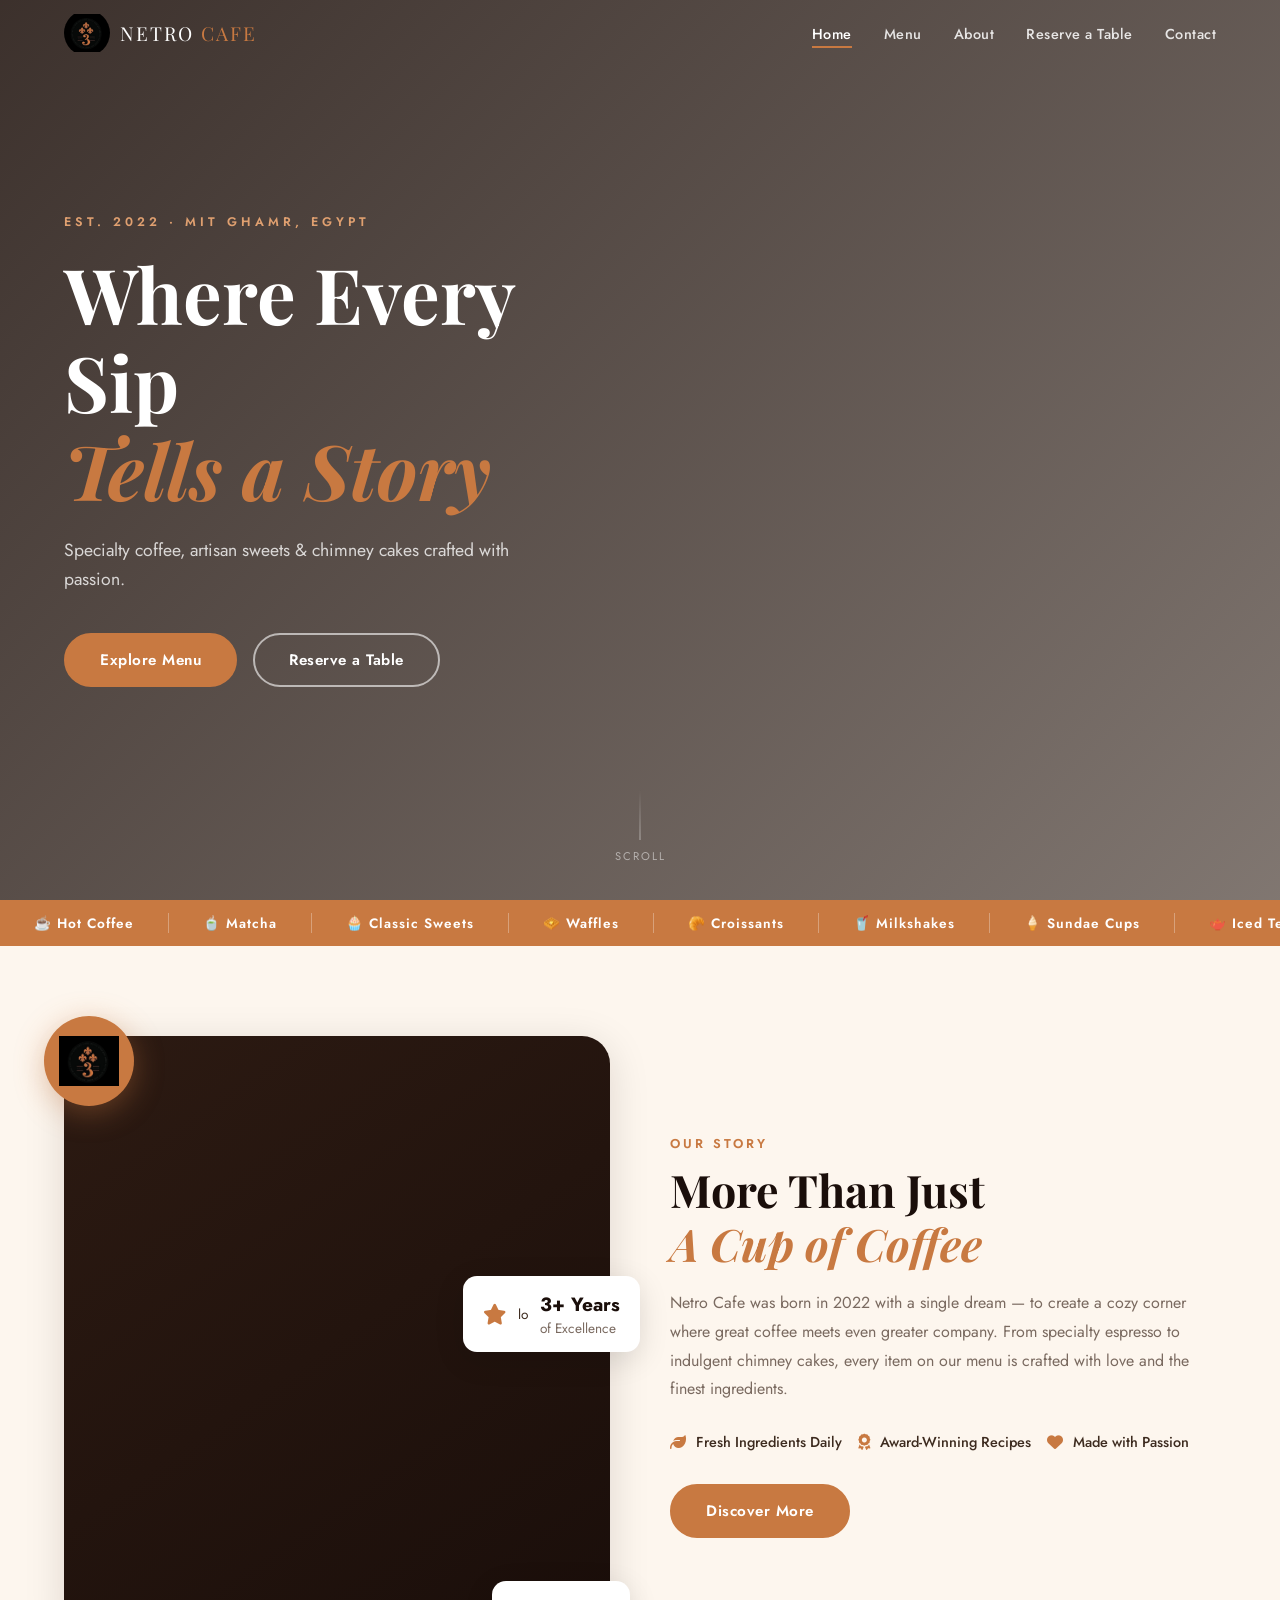
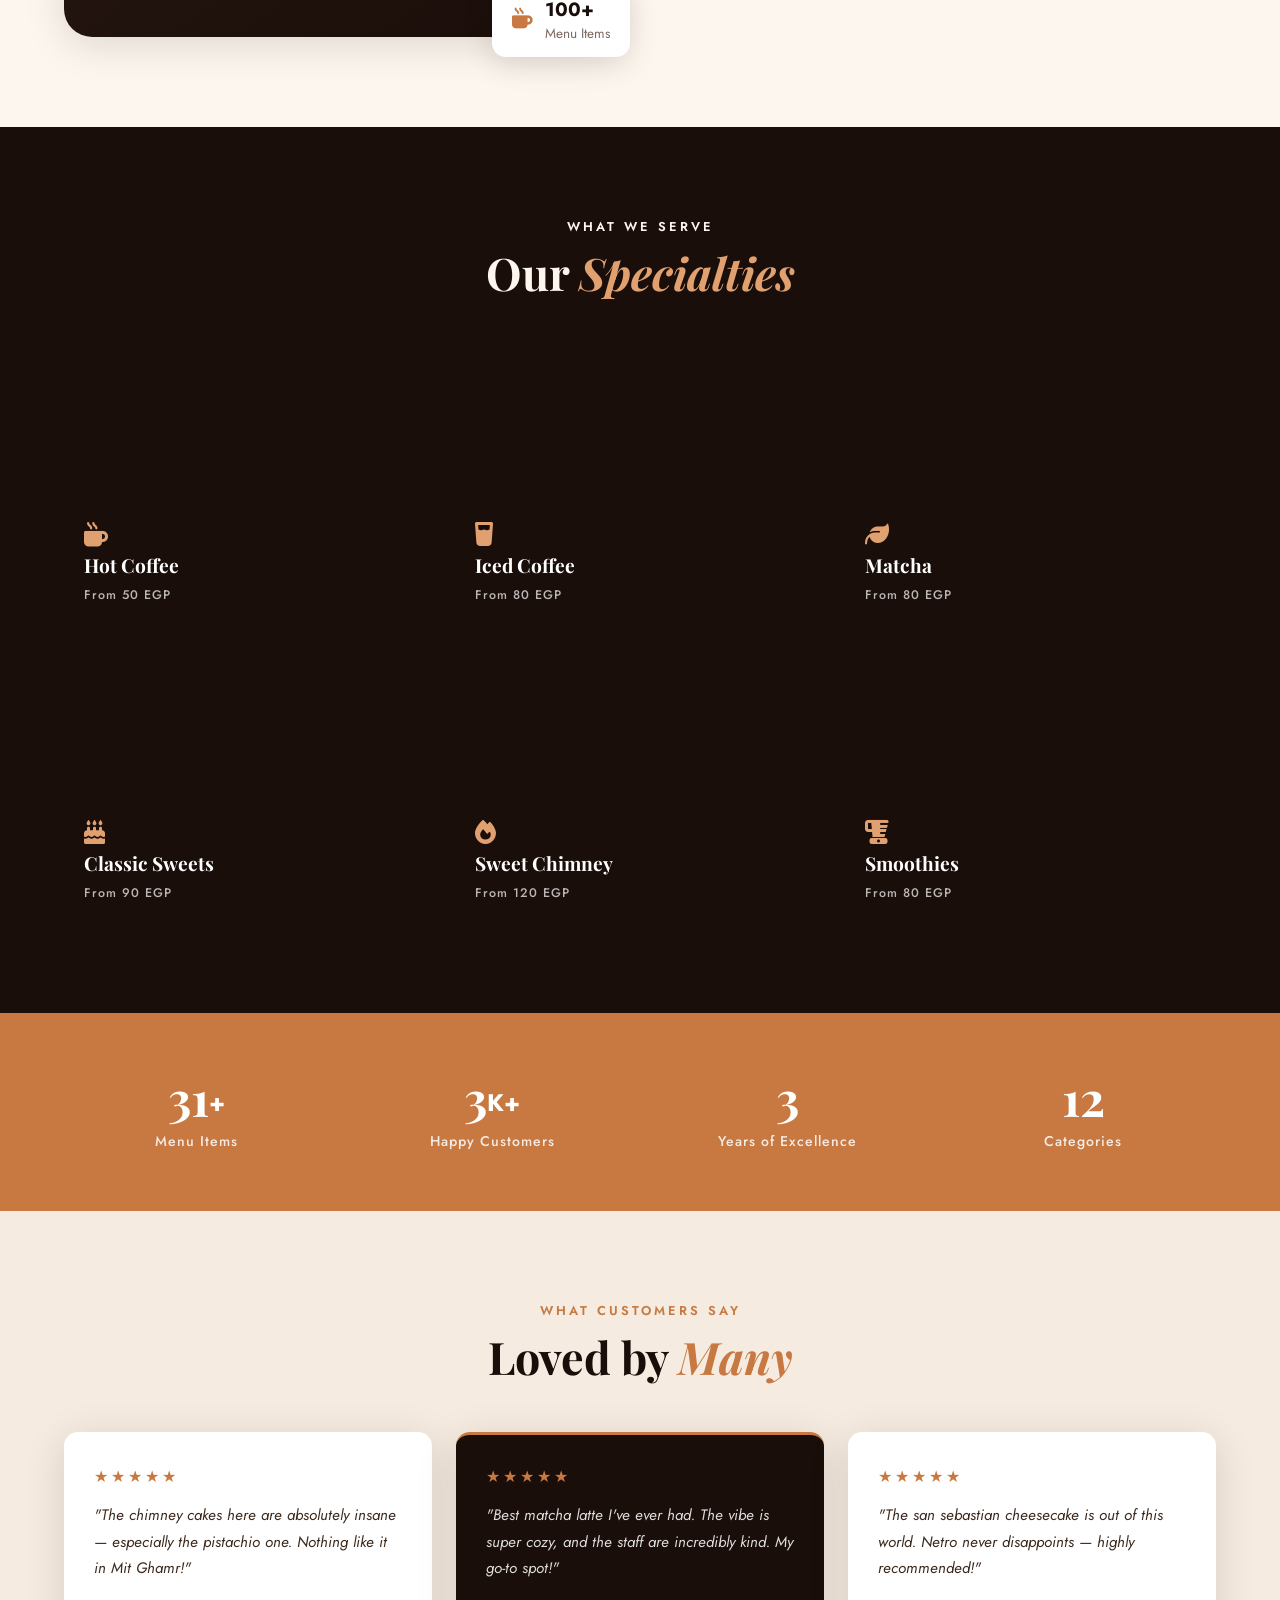
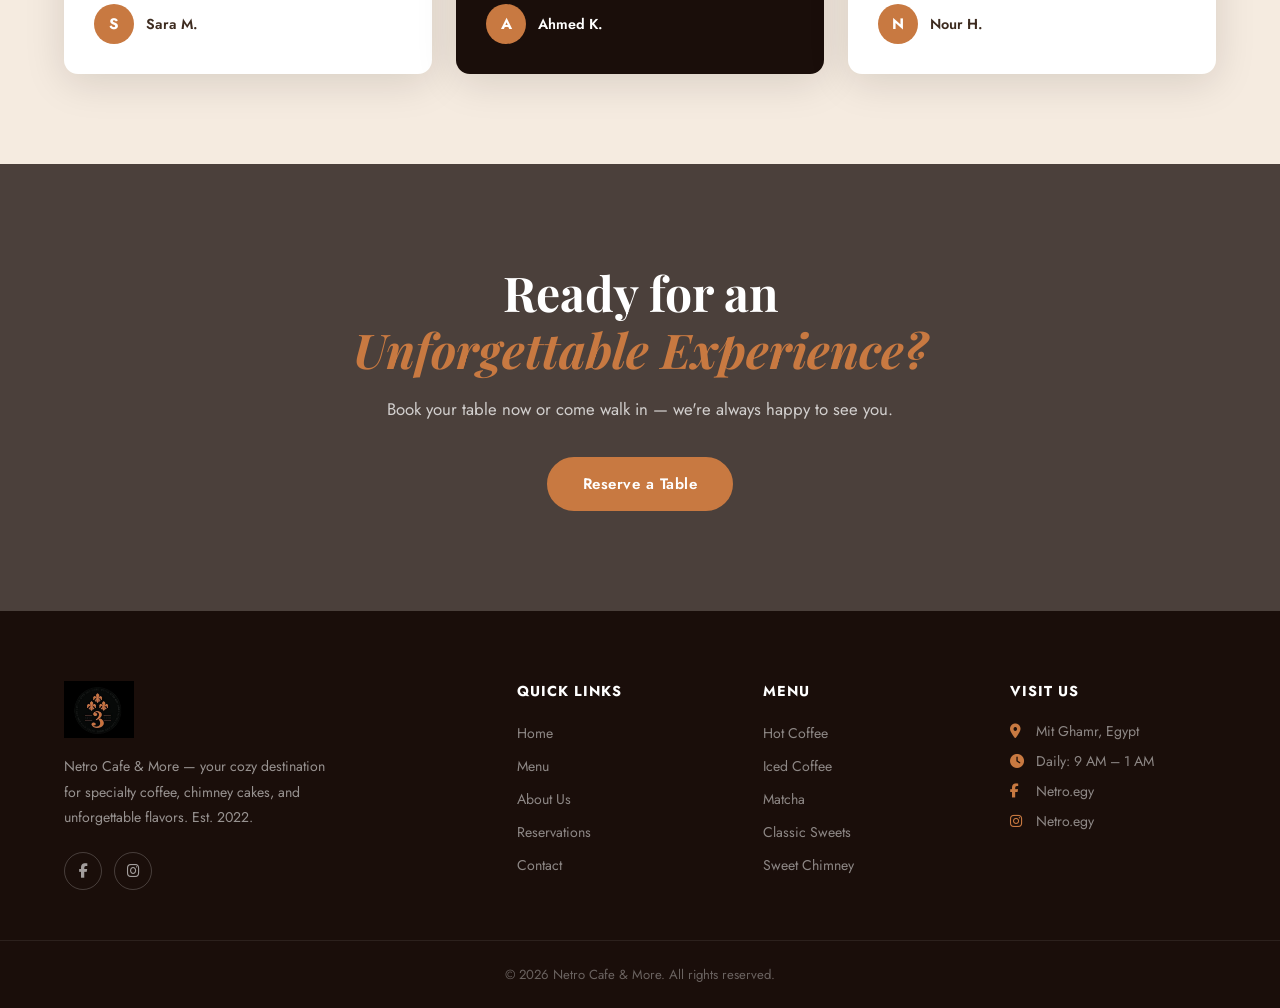
<file: index.html>
<!doctype html>
<html lang="en">
  <head>
    <meta charset="UTF-8" />
    <meta name="viewport" content="width=device-width, initial-scale=1.0" />
    <title>Netro Cafe & More</title>
    <link rel="stylesheet" href="css/style.css" />
    <link rel="preconnect" href="https://fonts.googleapis.com" />
    <link rel="preconnect" href="https://fonts.gstatic.com" crossorigin />
    <link
      href="https://fonts.googleapis.com/css2?family=Playfair+Display:ital,wght@0,400;0,600;0,700;1,400&family=Jost:wght@300;400;500;600&display=swap"
      rel="stylesheet"
    />
    <link
      rel="stylesheet"
      href="https://cdnjs.cloudflare.com/ajax/libs/font-awesome/6.5.0/css/all.min.css"
    />
  </head>
  <body>
    <!--  NAVBAR  -->
    <nav class="navbar" id="navbar">
      <div class="nav-container">
        <a href="index.html" class="nav-logo">
          <img src="images/logo.png" alt="Netro Cafe Logo" class="logo-img" />
          <span class="logo-text">NETRO <span>CAFE</span></span>
        </a>
        <ul class="nav-links" id="navLinks">
          <li><a href="index.html" class="active">Home</a></li>
          <li><a href="menu.html">Menu</a></li>
          <li><a href="about.html">About</a></li>
          <li><a href="reservation.php">Reserve a Table</a></li>
          <li><a href="contact.php">Contact</a></li>
        </ul>
        <button class="hamburger" id="hamburger" aria-label="Toggle menu">
          <span></span><span></span><span></span>
        </button>
      </div>
    </nav>
    <div class="nav-overlay" id="navOverlay"></div>

    <!-- ===== HERO ===== -->
    <section class="hero" id="home">
      <div class="hero-bg"></div>
      <div class="hero-overlay"></div>
      <div class="hero-content">
        <p class="hero-tag animate-fade-up">Est. 2022 · Mit Ghamr, Egypt</p>
        <h1 class="hero-title animate-fade-up delay-1">
          Where Every Sip<br /><em>Tells a Story</em>
        </h1>
        <p class="hero-sub animate-fade-up delay-2">
          Specialty coffee, artisan sweets &amp; chimney cakes crafted with
          passion.
        </p>
        <div class="hero-cta animate-fade-up delay-3">
          <a href="menu.html" class="btn-primary">Explore Menu</a>
          <a href="reservation.php" class="btn-outline">Reserve a Table</a>
        </div>
      </div>
      <div class="hero-scroll">
        <span></span>
        <p>Scroll</p>
      </div>
    </section>

    <!-- ===== MARQUEE STRIP ===== -->
    <div class="marquee-strip">
      <div class="marquee-track">
        <span>☕ Hot Coffee</span><span>🍵 Matcha</span
        ><span>🧁 Classic Sweets</span> <span>🧇 Waffles</span
        ><span>🥐 Croissants</span><span>🥤 Milkshakes</span>
        <span>🍦 Sundae Cups</span><span>🫖 Iced Tea</span
        ><span>🍹 Fresh Smoothies</span> <span>☕ Hot Coffee</span
        ><span>🍵 Matcha</span><span>🧁 Classic Sweets</span>
        <span>🧇 Waffles</span><span>🥐 Croissants</span
        ><span>🥤 Milkshakes</span> <span>🍦 Sundae Cups</span
        ><span>🫖 Iced Tea</span><span>🍹 Fresh Smoothies</span>
      </div>
    </div>

    <!-- ===== ABOUT TEASER ===== -->
    <section class="about-teaser section-pad">
      <div class="container grid-2">
        <div class="about-visual">
          <div class="about-img-wrap">
            <div class="about-badge">
              <img src="images/logo.png" alt="Netro" />
            </div>
            <div class="about-card card-float">
              <i class="fa-solid fa-mug-hot"></i>
              <div>
                <strong>100+</strong>
                <span>Menu Items</span>
              </div>
            </div>
            <div class="about-card card-float2">
              <i class="fa-solid fa-star"></i>lo
              <div>
                <strong>3+ Years</strong>
                <span>of Excellence</span>
              </div>
            </div>
          </div>
        </div>
        <div class="about-text">
          <p class="section-tag">Our Story</p>
          <h2 class="section-title">
            More Than Just<br /><em>A Cup of Coffee</em>
          </h2>
          <p class="section-desc">
            Netro Cafe was born in 2022 with a single dream — to create a cozy
            corner where great coffee meets even greater company. From specialty
            espresso to indulgent chimney cakes, every item on our menu is
            crafted with love and the finest ingredients.
          </p>
          <div class="about-features">
            <div class="feat">
              <i class="fa-solid fa-leaf"></i
              ><span>Fresh Ingredients Daily</span>
            </div>
            <div class="feat">
              <i class="fa-solid fa-award"></i
              ><span>Award-Winning Recipes</span>
            </div>
            <div class="feat">
              <i class="fa-solid fa-heart"></i><span>Made with Passion</span>
            </div>
          </div>
          <a href="about.html" class="btn-primary">Discover More</a>
        </div>
      </div>
    </section>

    <!-- ===== FEATURED CATEGORIES ===== -->
    <section class="categories section-pad bg-dark">
      <div class="container">
        <div class="section-header center">
          <p class="section-tag light">What We Serve</p>
          <h2 class="section-title light">Our <em>Specialties</em></h2>
        </div>
        <div class="cat-grid">
          <a
            href="menu.html#hot-coffee"
            class="cat-card"
            style="
              --bg: url(&quot;https://images.unsplash.com/photo-1509042239860-f550ce710b93?w=600&quot;);
            "
          >
            <div class="cat-overlay"></div>
            <div class="cat-content">
              <i class="fa-solid fa-mug-hot"></i>
              <h3>Hot Coffee</h3>
              <span>From 50 EGP</span>
            </div>
          </a>
          <a
            href="menu.html#iced-coffee"
            class="cat-card"
            style="
              --bg: url(&quot;https://images.unsplash.com/photo-1461023058943-07fcbe16d735?w=600&quot;);
            "
          >
            <div class="cat-overlay"></div>
            <div class="cat-content">
              <i class="fa-solid fa-glass-water"></i>
              <h3>Iced Coffee</h3>
              <span>From 80 EGP</span>
            </div>
          </a>
          <a
            href="menu.html#matcha"
            class="cat-card"
            style="
              --bg: url(&quot;https://images.unsplash.com/photo-1515823662972-da6a2e4d3002?w=600&quot;);
            "
          >
            <div class="cat-overlay"></div>
            <div class="cat-content">
              <i class="fa-solid fa-leaf"></i>
              <h3>Matcha</h3>
              <span>From 80 EGP</span>
            </div>
          </a>
          <a
            href="menu.html#sweets"
            class="cat-card"
            style="
              --bg: url(&quot;https://images.unsplash.com/photo-1551024601-bec78aea704b?w=600&quot;);
            "
          >
            <div class="cat-overlay"></div>
            <div class="cat-content">
              <i class="fa-solid fa-cake-candles"></i>
              <h3>Classic Sweets</h3>
              <span>From 90 EGP</span>
            </div>
          </a>
          <a
            href="menu.html#chimney"
            class="cat-card"
            style="
              --bg: url(&quot;https://images.unsplash.com/photo-1576618148400-f54bed99fcfd?w=600&quot;);
            "
          >
            <div class="cat-overlay"></div>
            <div class="cat-content">
              <i class="fa-solid fa-fire"></i>
              <h3>Sweet Chimney</h3>
              <span>From 120 EGP</span>
            </div>
          </a>
          <a
            href="menu.html#smoothies"
            class="cat-card"
            style="
              --bg: url(&quot;https://images.unsplash.com/photo-1638176066666-ffb2f013c7dd?w=600&quot;);
            "
          >
            <div class="cat-overlay"></div>
            <div class="cat-content">
              <i class="fa-solid fa-blender"></i>
              <h3>Smoothies</h3>
              <span>From 80 EGP</span>
            </div>
          </a>
        </div>
      </div>
    </section>

    <!-- ===== STATS ===== -->
    <section class="stats-section">
      <div class="container stats-grid">
        <div class="stat-item" data-count="100">
          <span class="stat-num" data-target="100">0</span
          ><span class="stat-plus">+</span>
          <p>Menu Items</p>
        </div>
        <div class="stat-item" data-count="3">
          <span class="stat-num" data-target="3">0</span
          ><span class="stat-plus">K+</span>
          <p>Happy Customers</p>
        </div>
        <div class="stat-item" data-count="3">
          <span class="stat-num" data-target="3">0</span
          ><span class="stat-plus"></span>
          <p>Years of Excellence</p>
        </div>
        <div class="stat-item" data-count="12">
          <span class="stat-num" data-target="12">0</span
          ><span class="stat-plus"></span>
          <p>Categories</p>
        </div>
      </div>
    </section>

    <!-- ===== TESTIMONIALS ===== -->
    <section class="testimonials section-pad bg-cream">
      <div class="container">
        <div class="section-header center">
          <p class="section-tag">What Customers Say</p>
          <h2 class="section-title">Loved by <em>Many</em></h2>
        </div>
        <div class="testimonial-grid">
          <div class="testi-card">
            <div class="testi-stars">★★★★★</div>
            <p>
              "The chimney cakes here are absolutely insane — especially the
              pistachio one. Nothing like it in Mit Ghamr!"
            </p>
            <div class="testi-author">
              <span class="testi-avatar">S</span><strong>Sara M.</strong>
            </div>
          </div>
          <div class="testi-card featured-testi">
            <div class="testi-stars">★★★★★</div>
            <p>
              "Best matcha latte I've ever had. The vibe is super cozy, and the
              staff are incredibly kind. My go-to spot!"
            </p>
            <div class="testi-author">
              <span class="testi-avatar">A</span><strong>Ahmed K.</strong>
            </div>
          </div>
          <div class="testi-card">
            <div class="testi-stars">★★★★★</div>
            <p>
              "The san sebastian cheesecake is out of this world. Netro never
              disappoints — highly recommended!"
            </p>
            <div class="testi-author">
              <span class="testi-avatar">N</span><strong>Nour H.</strong>
            </div>
          </div>
        </div>
      </div>
    </section>

    <!-- ===== CTA BANNER ===== -->
    <section class="cta-banner">
      <div class="cta-content">
        <h2>Ready for an<br /><em>Unforgettable Experience?</em></h2>
        <p>
          Book your table now or come walk in — we're always happy to see you.
        </p>
        <a href="reservation.php" class="btn-primary">Reserve a Table</a>
      </div>
    </section>

    <!-- ===== FOOTER ===== -->
    <footer class="footer">
      <div class="container footer-grid">
        <div class="footer-brand">
          <img src="images/logo.png" alt="Netro" class="footer-logo" />
          <p>
            Netro Cafe & More — your cozy destination for specialty coffee,
            chimney cakes, and unforgettable flavors. Est. 2022.
          </p>
          <div class="social-links">
            <a href="https://facebook.com/Netro.egy" target="_blank"
              ><i class="fa-brands fa-facebook-f"></i
            ></a>
            <a href="https://instagram.com/Netro.egy" target="_blank"
              ><i class="fa-brands fa-instagram"></i
            ></a>
          </div>
        </div>
        <div class="footer-col">
          <h4>Quick Links</h4>
          <ul>
            <li><a href="index.html">Home</a></li>
            <li><a href="menu.html">Menu</a></li>
            <li><a href="about.html">About Us</a></li>
            <li><a href="reservation.php">Reservations</a></li>
            <li><a href="contact.php">Contact</a></li>
          </ul>
        </div>
        <div class="footer-col">
          <h4>Menu</h4>
          <ul>
            <li><a href="menu.html#hot-coffee">Hot Coffee</a></li>
            <li><a href="menu.html#iced-coffee">Iced Coffee</a></li>
            <li><a href="menu.html#matcha">Matcha</a></li>
            <li><a href="menu.html#sweets">Classic Sweets</a></li>
            <li><a href="menu.html#chimney">Sweet Chimney</a></li>
          </ul>
        </div>
        <div class="footer-col">
          <h4>Visit Us</h4>
          <ul class="contact-list">
            <li><i class="fa-solid fa-location-dot"></i> Mit Ghamr, Egypt</li>
            <li><i class="fa-solid fa-clock"></i> Daily: 9 AM – 1 AM</li>
            <li><i class="fa-brands fa-facebook-f"></i> Netro.egy</li>
            <li><i class="fa-brands fa-instagram"></i> Netro.egy</li>
          </ul>
        </div>
      </div>
      <div class="footer-bottom">
        <p>© 2026 Netro Cafe & More. All rights reserved.</p>
      </div>
    </footer>

    <script src="js/main.js"></script>
  </body>
</html>
</file>
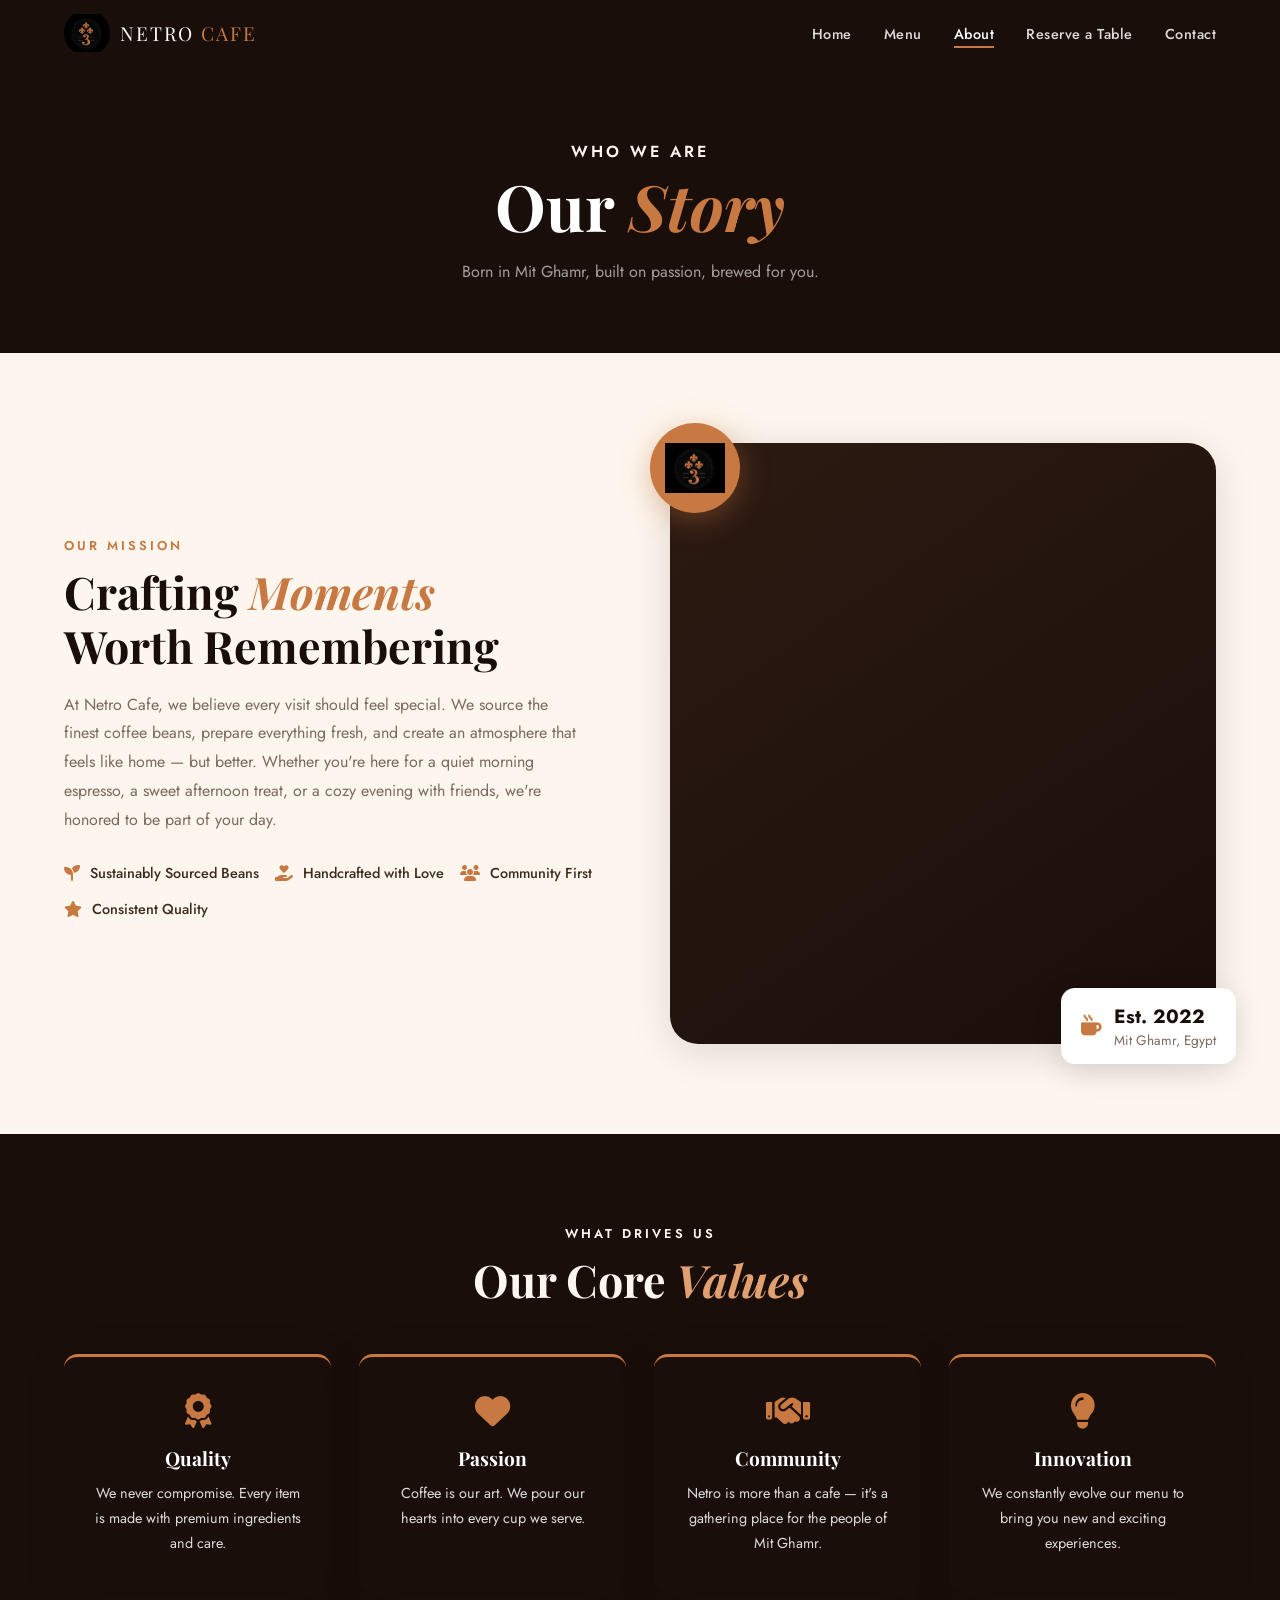
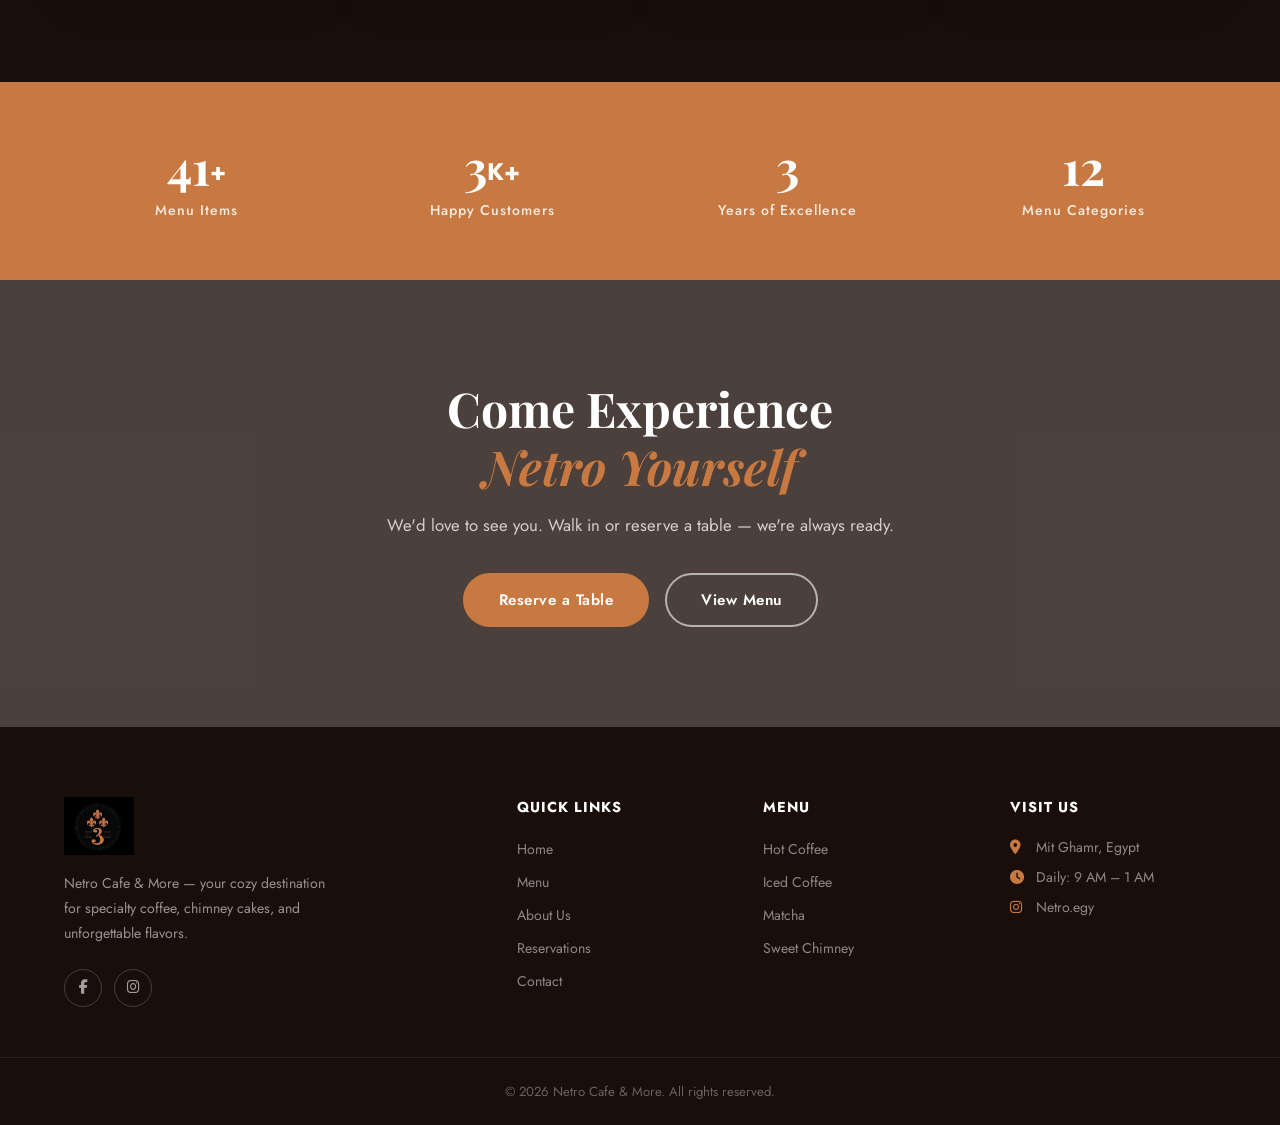
<file: about.html>
<!doctype html>
<html lang="en">
  <head>
    <meta charset="UTF-8" />
    <meta name="viewport" content="width=device-width, initial-scale=1.0" />
    <title>About Us — Netro Cafe & More</title>
    <link rel="stylesheet" href="css/style.css" />
    <link
      href="https://fonts.googleapis.com/css2?family=Playfair+Display:ital,wght@0,400;0,600;0,700;1,400&family=Jost:wght@300;400;500;600&display=swap"
      rel="stylesheet"
    />
    <link
      rel="stylesheet"
      href="https://cdnjs.cloudflare.com/ajax/libs/font-awesome/6.5.0/css/all.min.css"
    />
  </head>
  <body>
    <nav class="navbar scrolled" id="navbar">
      <div class="nav-container">
        <a href="index.html" class="nav-logo">
          <img src="images/logo.png" alt="Netro Cafe Logo" class="logo-img" />
          <span class="logo-text">NETRO <span>CAFE</span></span>
        </a>
        <ul class="nav-links" id="navLinks">
          <li><a href="index.html">Home</a></li>
          <li><a href="menu.html">Menu</a></li>
          <li><a href="about.html" class="active">About</a></li>
          <li><a href="reservation.php">Reserve a Table</a></li>
          <li><a href="contact.php">Contact</a></li>
        </ul>
        <button class="hamburger" id="hamburger">
          <span></span><span></span><span></span>
        </button>
      </div>
    </nav>
    <div class="nav-overlay" id="navOverlay"></div>

    <div class="page-hero">
      <div class="page-hero-content">
        <p class="section-tag light">Who We Are</p>
        <h1>Our <em>Story</em></h1>
        <p>Born in Mit Ghamr, built on passion, brewed for you.</p>
      </div>
    </div>

    <!-- MISSION SECTION -->
    <section class="section-pad">
      <div class="container grid-2">
        <div class="reveal">
          <p class="section-tag">Our Mission</p>
          <h2 class="section-title">
            Crafting <em>Moments</em><br />Worth Remembering
          </h2>
          <p class="section-desc">
            At Netro Cafe, we believe every visit should feel special. We source
            the finest coffee beans, prepare everything fresh, and create an
            atmosphere that feels like home — but better. Whether you're here
            for a quiet morning espresso, a sweet afternoon treat, or a cozy
            evening with friends, we're honored to be part of your day.
          </p>
          <div class="about-features">
            <div class="feat reveal">
              <i class="fa-solid fa-seedling"></i
              ><span>Sustainably Sourced Beans</span>
            </div>
            <div class="feat reveal">
              <i class="fa-solid fa-hand-holding-heart"></i
              ><span>Handcrafted with Love</span>
            </div>
            <div class="feat reveal">
              <i class="fa-solid fa-users"></i><span>Community First</span>
            </div>
            <div class="feat reveal">
              <i class="fa-solid fa-star"></i><span>Consistent Quality</span>
            </div>
          </div>
        </div>
        <div class="about-visual reveal">
          <div class="about-img-wrap">
            <div class="about-badge">
              <img src="images/logo.png" alt="Netro" />
            </div>
            <div class="about-card card-float">
              <i class="fa-solid fa-mug-hot"></i>
              <div><strong>Est. 2022</strong><span>Mit Ghamr, Egypt</span></div>
            </div>
          </div>
        </div>
      </div>
    </section>

    <!-- VALUES -->
    <section class="section-pad bg-dark">
      <div class="container">
        <div class="section-header center reveal">
          <p class="section-tag light">What Drives Us</p>
          <h2 class="section-title light">Our Core <em>Values</em></h2>
        </div>
        <div
          style="
            display: grid;
            grid-template-columns: repeat(auto-fit, minmax(240px, 1fr));
            gap: 28px;
            margin-top: 48px;
          "
        >
          <div
            class="testi-card featured-testi reveal"
            style="text-align: center; padding: 36px 28px"
          >
            <i
              class="fa-solid fa-award"
              style="
                font-size: 2.2rem;
                color: var(--gold);
                margin-bottom: 16px;
                display: block;
              "
            ></i>
            <h3
              style="
                font-family: &quot;Playfair Display&quot;, serif;
                font-size: 1.2rem;
                margin-bottom: 10px;
                color: var(--white);
              "
            >
              Quality
            </h3>
            <p style="font-size: 0.9rem; font-style: normal">
              We never compromise. Every item is made with premium ingredients
              and care.
            </p>
          </div>
          <div
            class="testi-card featured-testi reveal"
            style="text-align: center; padding: 36px 28px"
          >
            <i
              class="fa-solid fa-heart"
              style="
                font-size: 2.2rem;
                color: var(--gold);
                margin-bottom: 16px;
                display: block;
              "
            ></i>
            <h3
              style="
                font-family: &quot;Playfair Display&quot;, serif;
                font-size: 1.2rem;
                margin-bottom: 10px;
                color: var(--white);
              "
            >
              Passion
            </h3>
            <p style="font-size: 0.9rem; font-style: normal">
              Coffee is our art. We pour our hearts into every cup we serve.
            </p>
          </div>
          <div
            class="testi-card featured-testi reveal"
            style="text-align: center; padding: 36px 28px"
          >
            <i
              class="fa-solid fa-handshake"
              style="
                font-size: 2.2rem;
                color: var(--gold);
                margin-bottom: 16px;
                display: block;
              "
            ></i>
            <h3
              style="
                font-family: &quot;Playfair Display&quot;, serif;
                font-size: 1.2rem;
                margin-bottom: 10px;
                color: var(--white);
              "
            >
              Community
            </h3>
            <p style="font-size: 0.9rem; font-style: normal">
              Netro is more than a cafe — it's a gathering place for the people
              of Mit Ghamr.
            </p>
          </div>
          <div
            class="testi-card featured-testi reveal"
            style="text-align: center; padding: 36px 28px"
          >
            <i
              class="fa-solid fa-lightbulb"
              style="
                font-size: 2.2rem;
                color: var(--gold);
                margin-bottom: 16px;
                display: block;
              "
            ></i>
            <h3
              style="
                font-family: &quot;Playfair Display&quot;, serif;
                font-size: 1.2rem;
                margin-bottom: 10px;
                color: var(--white);
              "
            >
              Innovation
            </h3>
            <p style="font-size: 0.9rem; font-style: normal">
              We constantly evolve our menu to bring you new and exciting
              experiences.
            </p>
          </div>
        </div>
      </div>
    </section>

    <!-- STATS -->
    <section class="stats-section">
      <div class="container stats-grid">
        <div class="stat-item">
          <span class="stat-num" data-target="100">0</span
          ><span class="stat-plus">+</span>
          <p>Menu Items</p>
        </div>
        <div class="stat-item">
          <span class="stat-num" data-target="3">0</span
          ><span class="stat-plus">K+</span>
          <p>Happy Customers</p>
        </div>
        <div class="stat-item">
          <span class="stat-num" data-target="3">0</span>
          <p>Years of Excellence</p>
        </div>
        <div class="stat-item">
          <span class="stat-num" data-target="12">0</span>
          <p>Menu Categories</p>
        </div>
      </div>
    </section>

    <!-- CTA -->
    <section class="cta-banner">
      <div class="cta-content">
        <h2>Come Experience<br /><em>Netro Yourself</em></h2>
        <p>
          We'd love to see you. Walk in or reserve a table — we're always ready.
        </p>
        <div
          style="
            display: flex;
            gap: 16px;
            justify-content: center;
            flex-wrap: wrap;
          "
        >
          <a href="reservation.php" class="btn-primary">Reserve a Table</a>
          <a href="menu.html" class="btn-outline">View Menu</a>
        </div>
      </div>
    </section>

    <footer class="footer">
      <div class="container footer-grid">
        <div class="footer-brand">
          <img src="images/logo.png" alt="Netro" class="footer-logo" />
          <p>
            Netro Cafe & More — your cozy destination for specialty coffee,
            chimney cakes, and unforgettable flavors.
          </p>
          <div class="social-links">
            <a href="https://facebook.com/Netro.egy" target="_blank"
              ><i class="fa-brands fa-facebook-f"></i
            ></a>
            <a href="https://instagram.com/Netro.egy" target="_blank"
              ><i class="fa-brands fa-instagram"></i
            ></a>
          </div>
        </div>
        <div class="footer-col">
          <h4>Quick Links</h4>
          <ul>
            <li><a href="index.html">Home</a></li>
            <li><a href="menu.html">Menu</a></li>
            <li><a href="about.html">About Us</a></li>
            <li><a href="reservation.php">Reservations</a></li>
            <li><a href="contact.php">Contact</a></li>
          </ul>
        </div>
        <div class="footer-col">
          <h4>Menu</h4>
          <ul>
            <li><a href="menu.html#hot-coffee">Hot Coffee</a></li>
            <li><a href="menu.html#iced-coffee">Iced Coffee</a></li>
            <li><a href="menu.html#matcha">Matcha</a></li>
            <li><a href="menu.html#chimney">Sweet Chimney</a></li>
          </ul>
        </div>
        <div class="footer-col">
          <h4>Visit Us</h4>
          <ul class="contact-list">
            <li><i class="fa-solid fa-location-dot"></i> Mit Ghamr, Egypt</li>
            <li><i class="fa-solid fa-clock"></i> Daily: 9 AM – 1 AM</li>
            <li><i class="fa-brands fa-instagram"></i> Netro.egy</li>
          </ul>
        </div>
      </div>
      <div class="footer-bottom">
        <p>© 2026 Netro Cafe & More. All rights reserved.</p>
      </div>
    </footer>

    <script src="js/main.js"></script>
  </body>
</html>
</file>
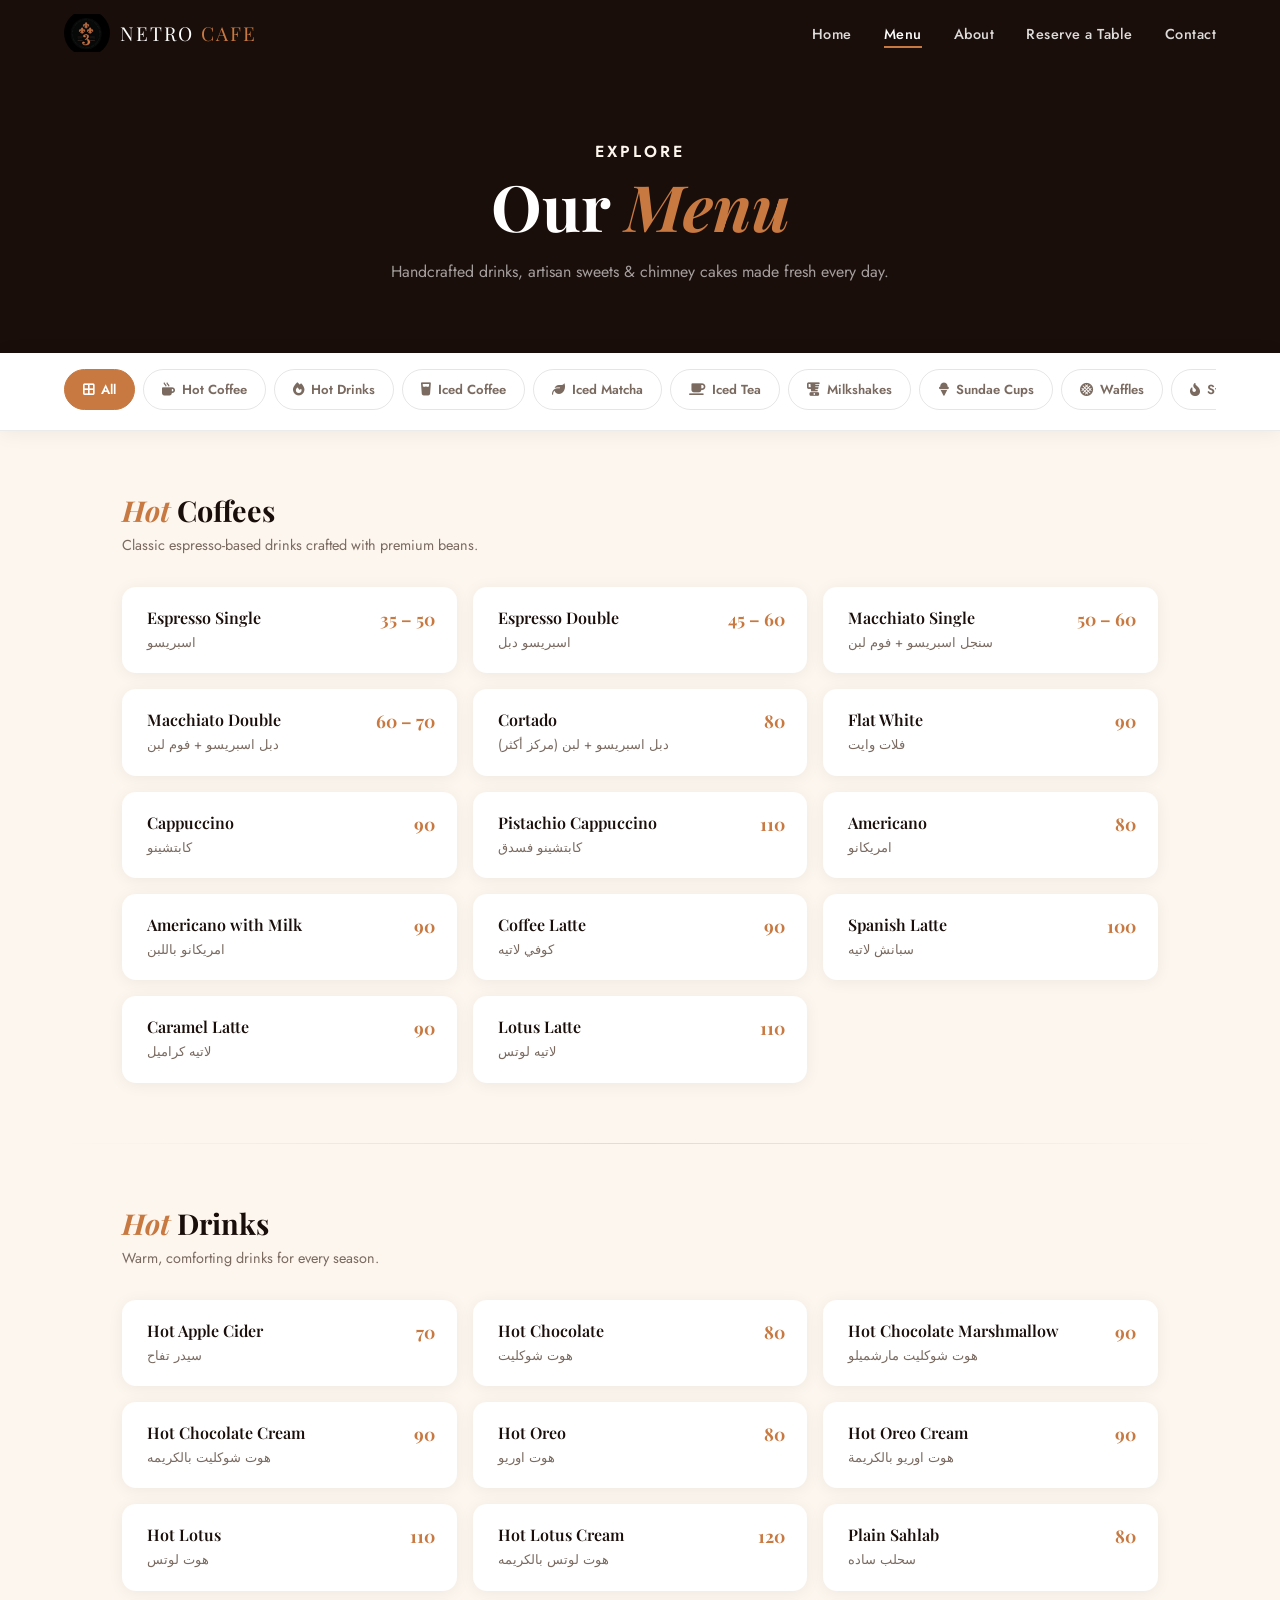
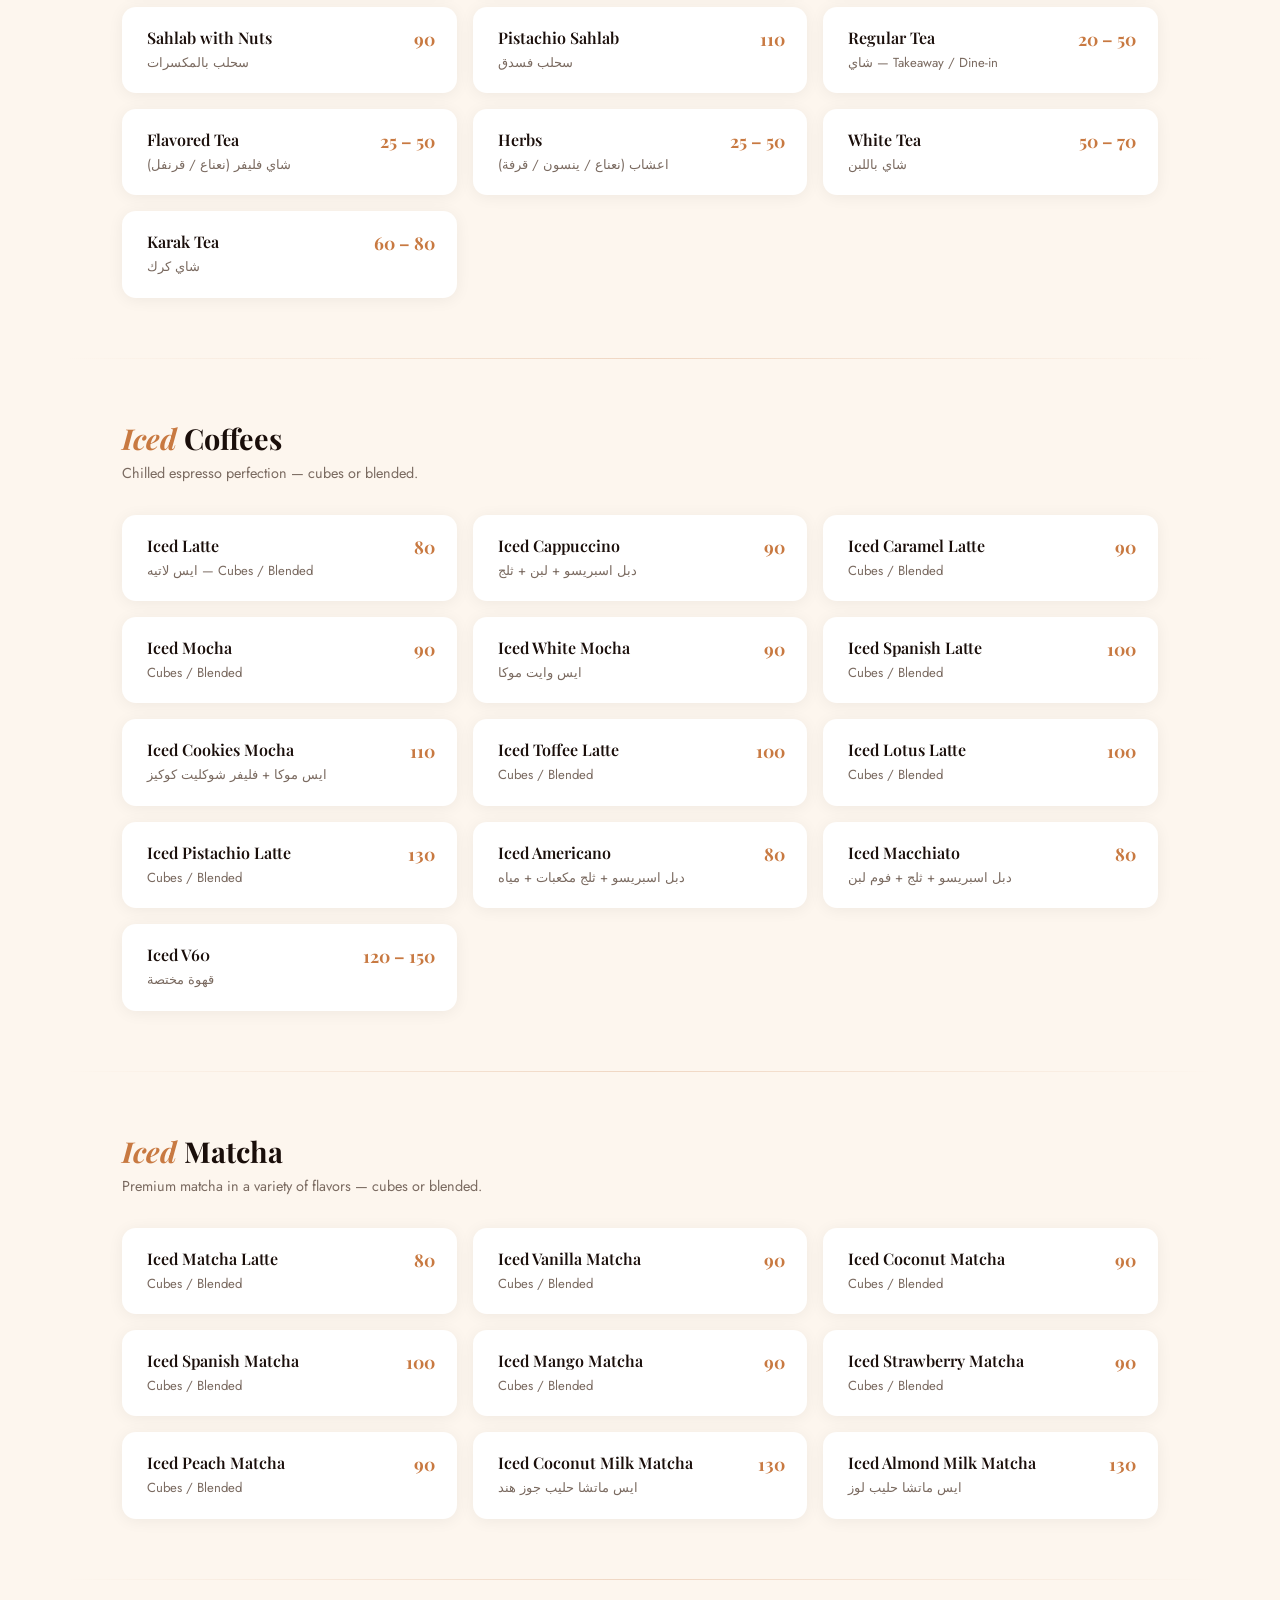
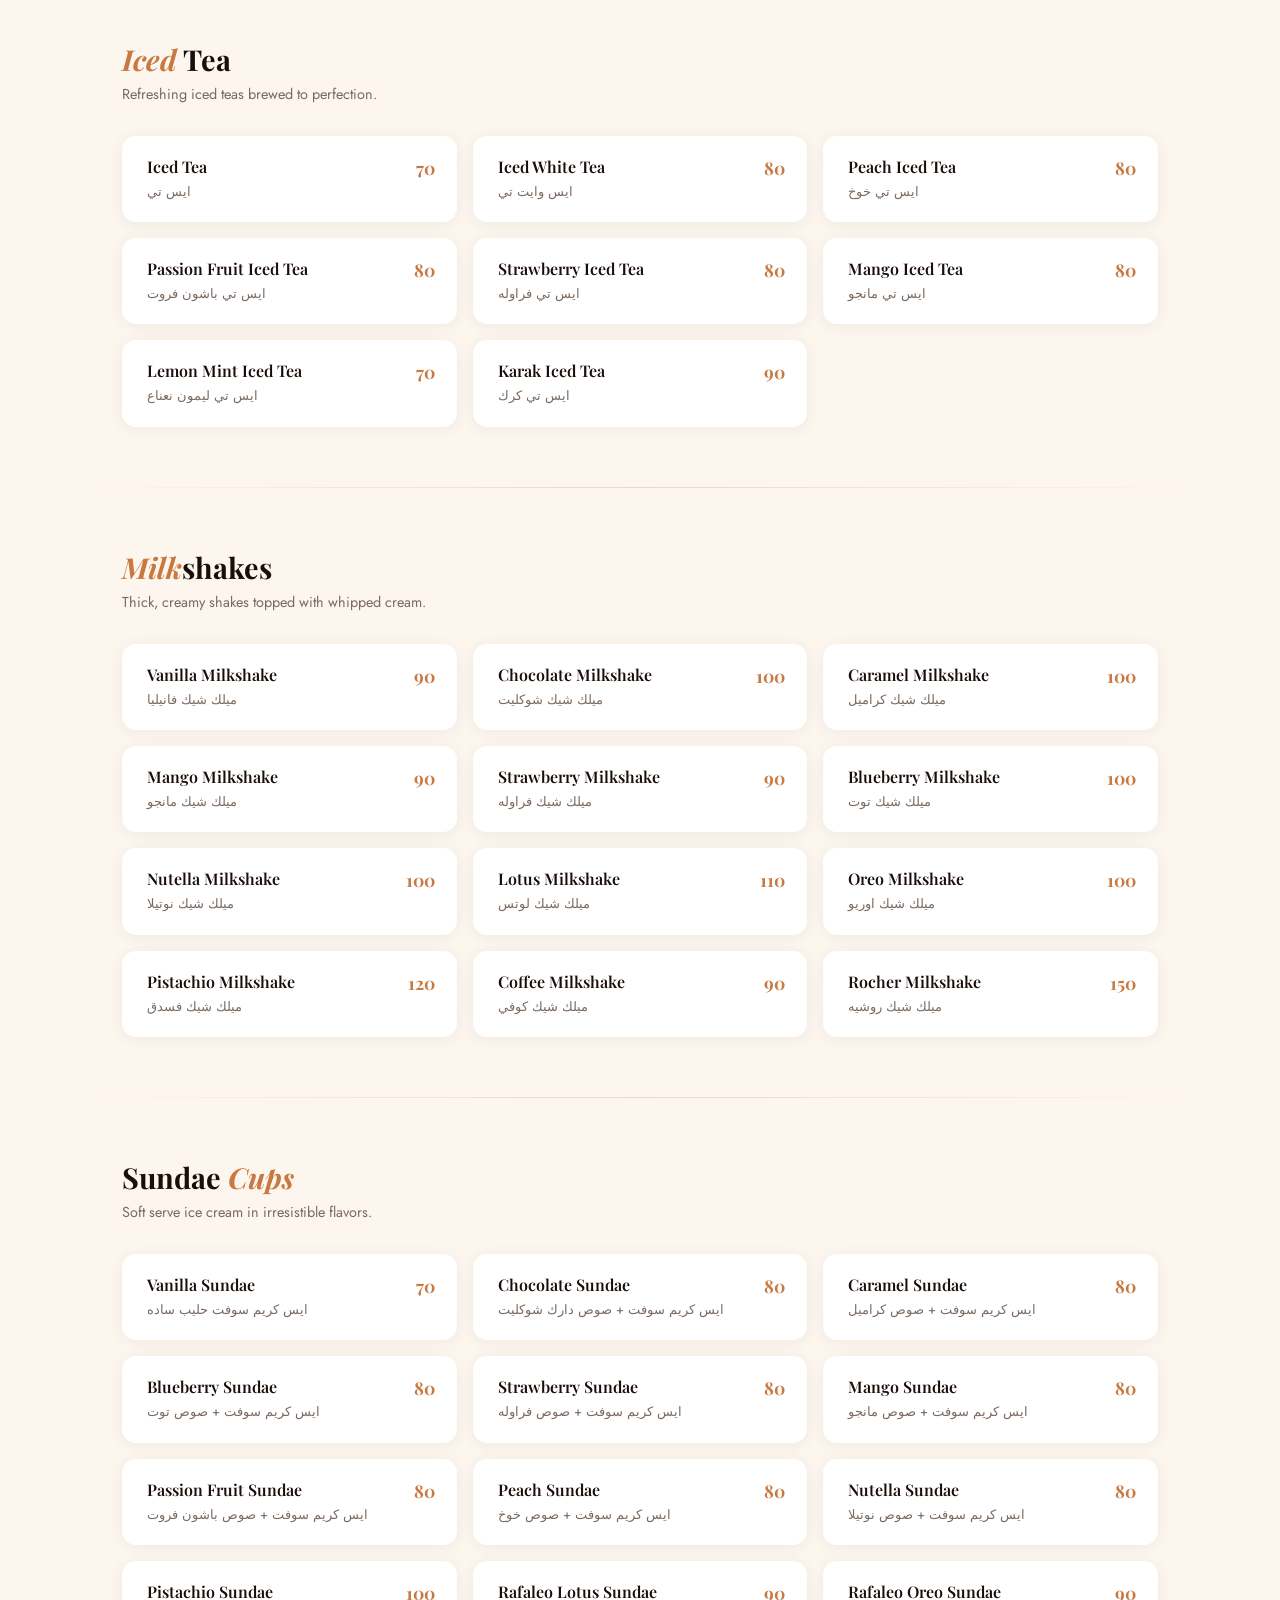
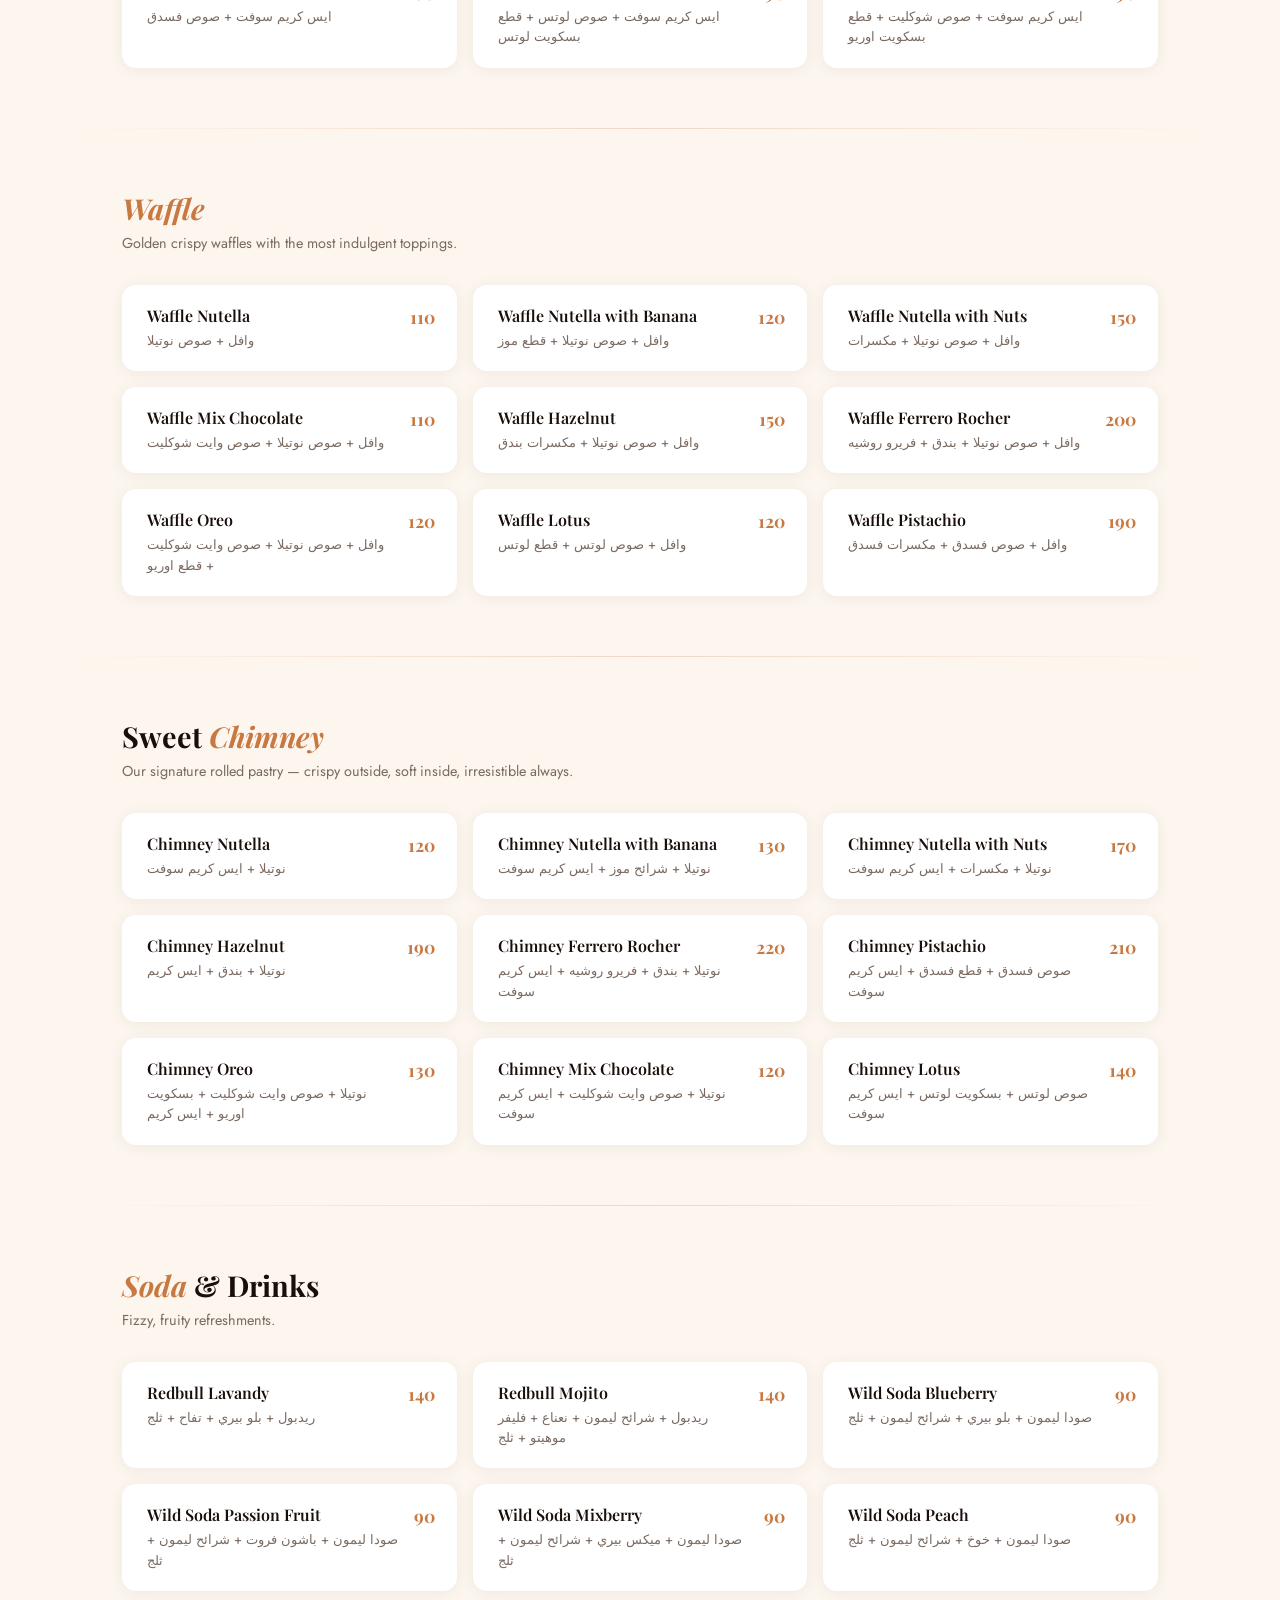
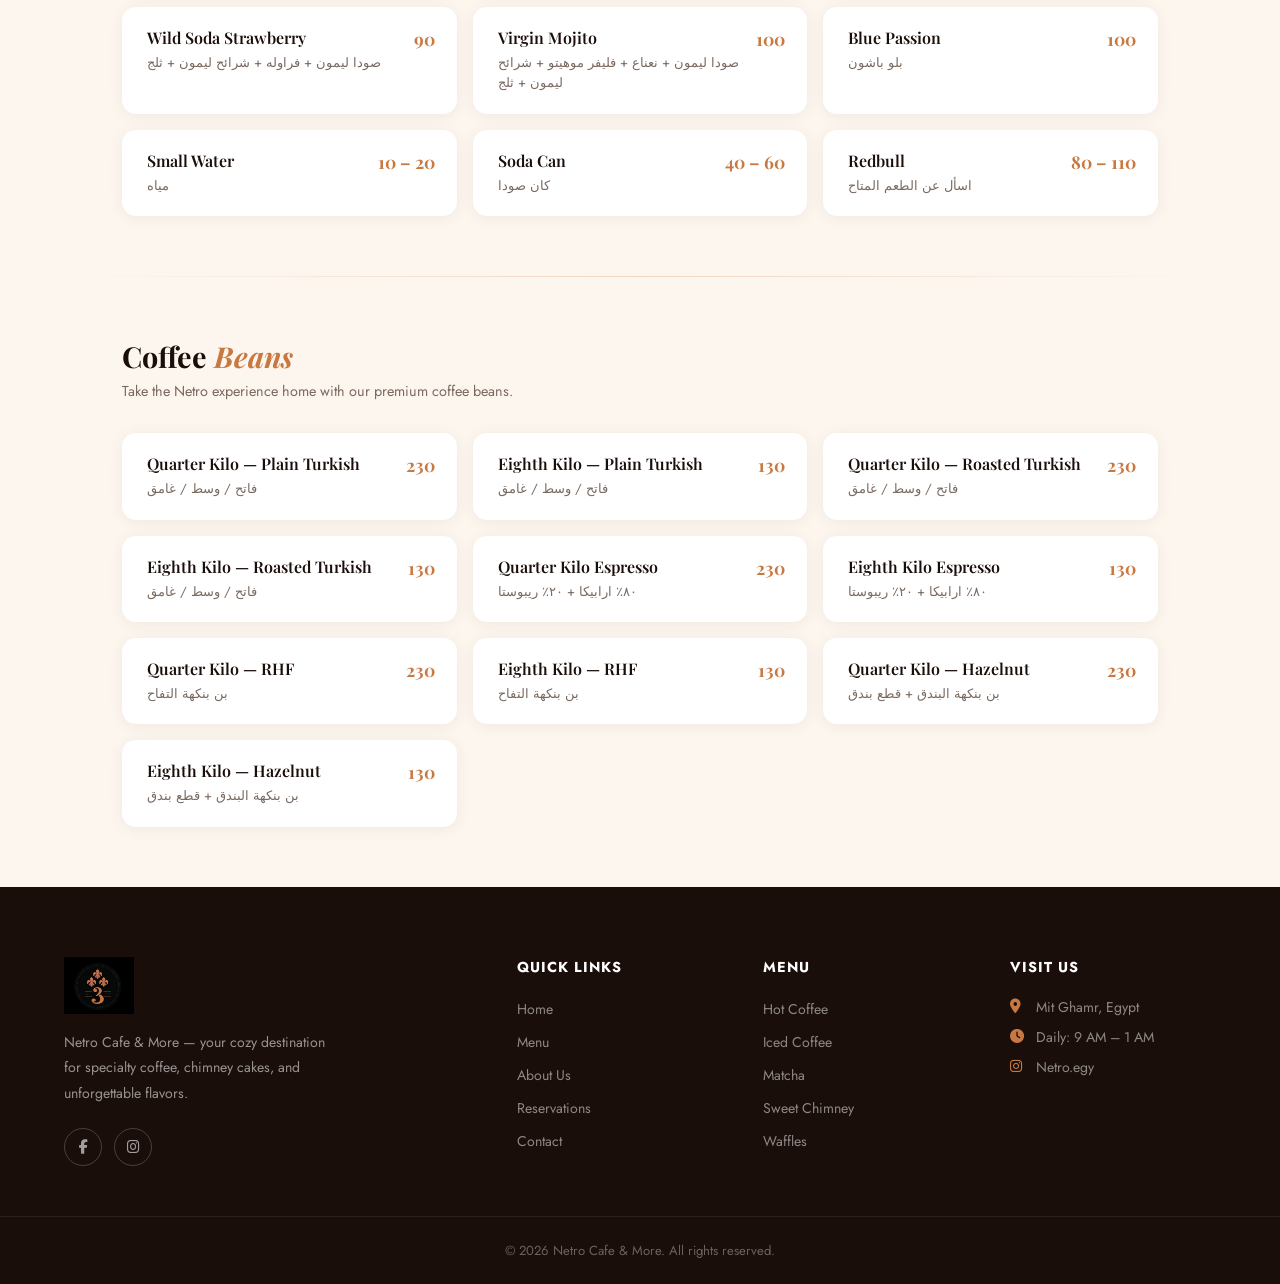
<file: menu.html>
<!doctype html>
<html lang="en">
  <head>
    <meta charset="UTF-8" />
    <meta name="viewport" content="width=device-width, initial-scale=1.0" />
    <title>Menu — Netro Cafe & More</title>
    <link rel="stylesheet" href="css/style.css" />
    <link
      href="https://fonts.googleapis.com/css2?family=Playfair+Display:ital,wght@0,400;0,600;0,700;1,400&family=Jost:wght@300;400;500;600&display=swap"
      rel="stylesheet"
    />
    <link
      rel="stylesheet"
      href="https://cdnjs.cloudflare.com/ajax/libs/font-awesome/6.5.0/css/all.min.css"
    />
  </head>
  <body>
    <!-- NAVBAR -->
    <nav class="navbar scrolled" id="navbar">
      <div class="nav-container">
        <a href="index.html" class="nav-logo">
          <img src="images/logo.png" alt="Netro Cafe Logo" class="logo-img" />
          <span class="logo-text">NETRO <span>CAFE</span></span>
        </a>
        <ul class="nav-links" id="navLinks">
          <li><a href="index.html">Home</a></li>
          <li><a href="menu.html" class="active">Menu</a></li>
          <li><a href="about.html">About</a></li>
          <li><a href="reservation.php">Reserve a Table</a></li>
          <li><a href="contact.php">Contact</a></li>
        </ul>
        <button class="hamburger" id="hamburger">
          <span></span><span></span><span></span>
        </button>
      </div>
    </nav>
    <div class="nav-overlay" id="navOverlay"></div>

    <!-- PAGE HERO -->
    <div class="page-hero">
      <div class="page-hero-content">
        <p class="section-tag light">Explore</p>
        <h1>Our <em>Menu</em></h1>
        <p>
          Handcrafted drinks, artisan sweets & chimney cakes made fresh every
          day.
        </p>
      </div>
    </div>

    <!-- TABS -->
    <div class="menu-tabs">
      <div class="menu-tabs-inner">
        <button class="tab-btn active" data-target="all">
          <i class="fa-solid fa-border-all"></i> All
        </button>
        <button class="tab-btn" data-target="hot-coffee">
          <i class="fa-solid fa-mug-hot"></i> Hot Coffee
        </button>
        <button class="tab-btn" data-target="hot-drinks">
          <i class="fa-solid fa-fire"></i> Hot Drinks
        </button>
        <button class="tab-btn" data-target="iced-coffee">
          <i class="fa-solid fa-glass-water"></i> Iced Coffee
        </button>
        <button class="tab-btn" data-target="matcha">
          <i class="fa-solid fa-leaf"></i> Iced Matcha
        </button>
        <button class="tab-btn" data-target="iced-tea">
          <i class="fa-solid fa-mug-saucer"></i> Iced Tea
        </button>
        <button class="tab-btn" data-target="milkshakes">
          <i class="fa-solid fa-blender"></i> Milkshakes
        </button>
        <button class="tab-btn" data-target="sundae">
          <i class="fa-solid fa-ice-cream"></i> Sundae Cups
        </button>
        <button class="tab-btn" data-target="waffles">
          <i class="fa-solid fa-stroopwafel"></i> Waffles
        </button>
        <button class="tab-btn" data-target="chimney">
          <i class="fa-solid fa-fire-flame-curved"></i> Sweet Chimney
        </button>
        <button class="tab-btn" data-target="soda">
          <i class="fa-solid fa-bottle-water"></i> Soda
        </button>
        <button class="tab-btn" data-target="beans">
          <i class="fa-solid fa-bag-shopping"></i> Coffee Beans
        </button>
      </div>
    </div>

    <!-- ======== HOT COFFEE ======== -->
    <div class="menu-section" id="hot-coffee">
      <div class="container">
        <div class="menu-cat-header">
          <h2><em>Hot</em> Coffees</h2>
          <p>Classic espresso-based drinks crafted with premium beans.</p>
        </div>
        <div class="menu-grid">
          <div class="menu-card">
            <div class="menu-card-info">
              <h4>Espresso Single</h4>
              <p>اسبريسو</p>
            </div>
            <div class="menu-card-price">35 – 50</div>
          </div>
          <div class="menu-card">
            <div class="menu-card-info">
              <h4>Espresso Double</h4>
              <p>اسبريسو دبل</p>
            </div>
            <div class="menu-card-price">45 – 60</div>
          </div>
          <div class="menu-card">
            <div class="menu-card-info">
              <h4>Macchiato Single</h4>
              <p>سنجل اسبريسو + فوم لبن</p>
            </div>
            <div class="menu-card-price">50 – 60</div>
          </div>
          <div class="menu-card">
            <div class="menu-card-info">
              <h4>Macchiato Double</h4>
              <p>دبل اسبريسو + فوم لبن</p>
            </div>
            <div class="menu-card-price">60 – 70</div>
          </div>
          <div class="menu-card">
            <div class="menu-card-info">
              <h4>Cortado</h4>
              <p>دبل اسبريسو + لبن (مركز أكثر)</p>
            </div>
            <div class="menu-card-price">80</div>
          </div>
          <div class="menu-card">
            <div class="menu-card-info">
              <h4>Flat White</h4>
              <p>فلات وايت</p>
            </div>
            <div class="menu-card-price">90</div>
          </div>
          <div class="menu-card">
            <div class="menu-card-info">
              <h4>Cappuccino</h4>
              <p>كابتشينو</p>
            </div>
            <div class="menu-card-price">90</div>
          </div>
          <div class="menu-card">
            <div class="menu-card-info">
              <h4>Pistachio Cappuccino</h4>
              <p>كابتشينو فسدق</p>
            </div>
            <div class="menu-card-price">110</div>
          </div>
          <div class="menu-card">
            <div class="menu-card-info">
              <h4>Americano</h4>
              <p>امريكانو</p>
            </div>
            <div class="menu-card-price">80</div>
          </div>
          <div class="menu-card">
            <div class="menu-card-info">
              <h4>Americano with Milk</h4>
              <p>امريكانو باللبن</p>
            </div>
            <div class="menu-card-price">90</div>
          </div>
          <div class="menu-card">
            <div class="menu-card-info">
              <h4>Coffee Latte</h4>
              <p>كوفي لاتيه</p>
            </div>
            <div class="menu-card-price">90</div>
          </div>
          <div class="menu-card">
            <div class="menu-card-info">
              <h4>Spanish Latte</h4>
              <p>سبانش لاتيه</p>
            </div>
            <div class="menu-card-price">100</div>
          </div>
          <div class="menu-card">
            <div class="menu-card-info">
              <h4>Caramel Latte</h4>
              <p>لاتيه كراميل</p>
            </div>
            <div class="menu-card-price">90</div>
          </div>
          <div class="menu-card">
            <div class="menu-card-info">
              <h4>Lotus Latte</h4>
              <p>لاتيه لوتس</p>
            </div>
            <div class="menu-card-price">110</div>
          </div>
        </div>
      </div>
    </div>
    <div class="menu-section-divider"></div>

    <!-- ======== HOT DRINKS ======== -->
    <div class="menu-section" id="hot-drinks">
      <div class="container">
        <div class="menu-cat-header">
          <h2><em>Hot</em> Drinks</h2>
          <p>Warm, comforting drinks for every season.</p>
        </div>
        <div class="menu-grid">
          <div class="menu-card">
            <div class="menu-card-info">
              <h4>Hot Apple Cider</h4>
              <p>سيدر تفاح</p>
            </div>
            <div class="menu-card-price">70</div>
          </div>
          <div class="menu-card">
            <div class="menu-card-info">
              <h4>Hot Chocolate</h4>
              <p>هوت شوكليت</p>
            </div>
            <div class="menu-card-price">80</div>
          </div>
          <div class="menu-card">
            <div class="menu-card-info">
              <h4>Hot Chocolate Marshmallow</h4>
              <p>هوت شوكليت مارشميلو</p>
            </div>
            <div class="menu-card-price">90</div>
          </div>
          <div class="menu-card">
            <div class="menu-card-info">
              <h4>Hot Chocolate Cream</h4>
              <p>هوت شوكليت بالكريمه</p>
            </div>
            <div class="menu-card-price">90</div>
          </div>
          <div class="menu-card">
            <div class="menu-card-info">
              <h4>Hot Oreo</h4>
              <p>هوت اوريو</p>
            </div>
            <div class="menu-card-price">80</div>
          </div>
          <div class="menu-card">
            <div class="menu-card-info">
              <h4>Hot Oreo Cream</h4>
              <p>هوت اوريو بالكريمة</p>
            </div>
            <div class="menu-card-price">90</div>
          </div>
          <div class="menu-card">
            <div class="menu-card-info">
              <h4>Hot Lotus</h4>
              <p>هوت لوتس</p>
            </div>
            <div class="menu-card-price">110</div>
          </div>
          <div class="menu-card">
            <div class="menu-card-info">
              <h4>Hot Lotus Cream</h4>
              <p>هوت لوتس بالكريمه</p>
            </div>
            <div class="menu-card-price">120</div>
          </div>
          <div class="menu-card">
            <div class="menu-card-info">
              <h4>Plain Sahlab</h4>
              <p>سحلب ساده</p>
            </div>
            <div class="menu-card-price">80</div>
          </div>
          <div class="menu-card">
            <div class="menu-card-info">
              <h4>Sahlab with Nuts</h4>
              <p>سحلب بالمكسرات</p>
            </div>
            <div class="menu-card-price">90</div>
          </div>
          <div class="menu-card">
            <div class="menu-card-info">
              <h4>Pistachio Sahlab</h4>
              <p>سحلب فسدق</p>
            </div>
            <div class="menu-card-price">110</div>
          </div>
          <div class="menu-card">
            <div class="menu-card-info">
              <h4>Regular Tea</h4>
              <p>شاي — Takeaway / Dine-in</p>
            </div>
            <div class="menu-card-price">20 – 50</div>
          </div>
          <div class="menu-card">
            <div class="menu-card-info">
              <h4>Flavored Tea</h4>
              <p>شاي فليفر (نعناع / قرنفل)</p>
            </div>
            <div class="menu-card-price">25 – 50</div>
          </div>
          <div class="menu-card">
            <div class="menu-card-info">
              <h4>Herbs</h4>
              <p>اعشاب (نعناع / ينسون / قرفة)</p>
            </div>
            <div class="menu-card-price">25 – 50</div>
          </div>
          <div class="menu-card">
            <div class="menu-card-info">
              <h4>White Tea</h4>
              <p>شاي باللبن</p>
            </div>
            <div class="menu-card-price">50 – 70</div>
          </div>
          <div class="menu-card">
            <div class="menu-card-info">
              <h4>Karak Tea</h4>
              <p>شاي كرك</p>
            </div>
            <div class="menu-card-price">60 – 80</div>
          </div>
        </div>
      </div>
    </div>
    <div class="menu-section-divider"></div>

    <!-- ======== ICED COFFEE ======== -->
    <div class="menu-section" id="iced-coffee">
      <div class="container">
        <div class="menu-cat-header">
          <h2><em>Iced</em> Coffees</h2>
          <p>Chilled espresso perfection — cubes or blended.</p>
        </div>
        <div class="menu-grid">
          <div class="menu-card">
            <div class="menu-card-info">
              <h4>Iced Latte</h4>
              <p>ايس لاتيه — Cubes / Blended</p>
            </div>
            <div class="menu-card-price">80</div>
          </div>
          <div class="menu-card">
            <div class="menu-card-info">
              <h4>Iced Cappuccino</h4>
              <p>دبل اسبريسو + لبن + ثلج</p>
            </div>
            <div class="menu-card-price">90</div>
          </div>
          <div class="menu-card">
            <div class="menu-card-info">
              <h4>Iced Caramel Latte</h4>
              <p>Cubes / Blended</p>
            </div>
            <div class="menu-card-price">90</div>
          </div>
          <div class="menu-card">
            <div class="menu-card-info">
              <h4>Iced Mocha</h4>
              <p>Cubes / Blended</p>
            </div>
            <div class="menu-card-price">90</div>
          </div>
          <div class="menu-card">
            <div class="menu-card-info">
              <h4>Iced White Mocha</h4>
              <p>ايس وايت موكا</p>
            </div>
            <div class="menu-card-price">90</div>
          </div>
          <div class="menu-card">
            <div class="menu-card-info">
              <h4>Iced Spanish Latte</h4>
              <p>Cubes / Blended</p>
            </div>
            <div class="menu-card-price">100</div>
          </div>
          <div class="menu-card">
            <div class="menu-card-info">
              <h4>Iced Cookies Mocha</h4>
              <p>ايس موكا + فليفر شوكليت كوكيز</p>
            </div>
            <div class="menu-card-price">110</div>
          </div>
          <div class="menu-card">
            <div class="menu-card-info">
              <h4>Iced Toffee Latte</h4>
              <p>Cubes / Blended</p>
            </div>
            <div class="menu-card-price">100</div>
          </div>
          <div class="menu-card">
            <div class="menu-card-info">
              <h4>Iced Lotus Latte</h4>
              <p>Cubes / Blended</p>
            </div>
            <div class="menu-card-price">100</div>
          </div>
          <div class="menu-card">
            <div class="menu-card-info">
              <h4>Iced Pistachio Latte</h4>
              <p>Cubes / Blended</p>
            </div>
            <div class="menu-card-price">130</div>
          </div>
          <div class="menu-card">
            <div class="menu-card-info">
              <h4>Iced Americano</h4>
              <p>دبل اسبريسو + ثلج مكعبات + مياه</p>
            </div>
            <div class="menu-card-price">80</div>
          </div>
          <div class="menu-card">
            <div class="menu-card-info">
              <h4>Iced Macchiato</h4>
              <p>دبل اسبريسو + ثلج + فوم لبن</p>
            </div>
            <div class="menu-card-price">80</div>
          </div>
          <div class="menu-card">
            <div class="menu-card-info">
              <h4>Iced V60</h4>
              <p>قهوة مختصة</p>
            </div>
            <div class="menu-card-price">120 – 150</div>
          </div>
        </div>
      </div>
    </div>
    <div class="menu-section-divider"></div>

    <!-- ======== MATCHA ======== -->
    <div class="menu-section" id="matcha">
      <div class="container">
        <div class="menu-cat-header">
          <h2><em>Iced</em> Matcha</h2>
          <p>Premium matcha in a variety of flavors — cubes or blended.</p>
        </div>
        <div class="menu-grid">
          <div class="menu-card">
            <div class="menu-card-info">
              <h4>Iced Matcha Latte</h4>
              <p>Cubes / Blended</p>
            </div>
            <div class="menu-card-price">80</div>
          </div>
          <div class="menu-card">
            <div class="menu-card-info">
              <h4>Iced Vanilla Matcha</h4>
              <p>Cubes / Blended</p>
            </div>
            <div class="menu-card-price">90</div>
          </div>
          <div class="menu-card">
            <div class="menu-card-info">
              <h4>Iced Coconut Matcha</h4>
              <p>Cubes / Blended</p>
            </div>
            <div class="menu-card-price">90</div>
          </div>
          <div class="menu-card">
            <div class="menu-card-info">
              <h4>Iced Spanish Matcha</h4>
              <p>Cubes / Blended</p>
            </div>
            <div class="menu-card-price">100</div>
          </div>
          <div class="menu-card">
            <div class="menu-card-info">
              <h4>Iced Mango Matcha</h4>
              <p>Cubes / Blended</p>
            </div>
            <div class="menu-card-price">90</div>
          </div>
          <div class="menu-card">
            <div class="menu-card-info">
              <h4>Iced Strawberry Matcha</h4>
              <p>Cubes / Blended</p>
            </div>
            <div class="menu-card-price">90</div>
          </div>
          <div class="menu-card">
            <div class="menu-card-info">
              <h4>Iced Peach Matcha</h4>
              <p>Cubes / Blended</p>
            </div>
            <div class="menu-card-price">90</div>
          </div>
          <div class="menu-card">
            <div class="menu-card-info">
              <h4>Iced Coconut Milk Matcha</h4>
              <p>ايس ماتشا حليب جوز هند</p>
            </div>
            <div class="menu-card-price">130</div>
          </div>
          <div class="menu-card">
            <div class="menu-card-info">
              <h4>Iced Almond Milk Matcha</h4>
              <p>ايس ماتشا حليب لوز</p>
            </div>
            <div class="menu-card-price">130</div>
          </div>
        </div>
      </div>
    </div>
    <div class="menu-section-divider"></div>

    <!-- ======== ICED TEA ======== -->
    <div class="menu-section" id="iced-tea">
      <div class="container">
        <div class="menu-cat-header">
          <h2><em>Iced</em> Tea</h2>
          <p>Refreshing iced teas brewed to perfection.</p>
        </div>
        <div class="menu-grid">
          <div class="menu-card">
            <div class="menu-card-info">
              <h4>Iced Tea</h4>
              <p>ايس تي</p>
            </div>
            <div class="menu-card-price">70</div>
          </div>
          <div class="menu-card">
            <div class="menu-card-info">
              <h4>Iced White Tea</h4>
              <p>ايس وايت تي</p>
            </div>
            <div class="menu-card-price">80</div>
          </div>
          <div class="menu-card">
            <div class="menu-card-info">
              <h4>Peach Iced Tea</h4>
              <p>ايس تي خوخ</p>
            </div>
            <div class="menu-card-price">80</div>
          </div>
          <div class="menu-card">
            <div class="menu-card-info">
              <h4>Passion Fruit Iced Tea</h4>
              <p>ايس تي باشون فروت</p>
            </div>
            <div class="menu-card-price">80</div>
          </div>
          <div class="menu-card">
            <div class="menu-card-info">
              <h4>Strawberry Iced Tea</h4>
              <p>ايس تي فراوله</p>
            </div>
            <div class="menu-card-price">80</div>
          </div>
          <div class="menu-card">
            <div class="menu-card-info">
              <h4>Mango Iced Tea</h4>
              <p>ايس تي مانجو</p>
            </div>
            <div class="menu-card-price">80</div>
          </div>
          <div class="menu-card">
            <div class="menu-card-info">
              <h4>Lemon Mint Iced Tea</h4>
              <p>ايس تي ليمون نعناع</p>
            </div>
            <div class="menu-card-price">70</div>
          </div>
          <div class="menu-card">
            <div class="menu-card-info">
              <h4>Karak Iced Tea</h4>
              <p>ايس تي كرك</p>
            </div>
            <div class="menu-card-price">90</div>
          </div>
        </div>
      </div>
    </div>
    <div class="menu-section-divider"></div>

    <!-- ======== MILKSHAKES ======== -->
    <div class="menu-section" id="milkshakes">
      <div class="container">
        <div class="menu-cat-header">
          <h2><em>Milk</em>shakes</h2>
          <p>Thick, creamy shakes topped with whipped cream.</p>
        </div>
        <div class="menu-grid">
          <div class="menu-card">
            <div class="menu-card-info">
              <h4>Vanilla Milkshake</h4>
              <p>ميلك شيك فانيليا</p>
            </div>
            <div class="menu-card-price">90</div>
          </div>
          <div class="menu-card">
            <div class="menu-card-info">
              <h4>Chocolate Milkshake</h4>
              <p>ميلك شيك شوكليت</p>
            </div>
            <div class="menu-card-price">100</div>
          </div>
          <div class="menu-card">
            <div class="menu-card-info">
              <h4>Caramel Milkshake</h4>
              <p>ميلك شيك كراميل</p>
            </div>
            <div class="menu-card-price">100</div>
          </div>
          <div class="menu-card">
            <div class="menu-card-info">
              <h4>Mango Milkshake</h4>
              <p>ميلك شيك مانجو</p>
            </div>
            <div class="menu-card-price">90</div>
          </div>
          <div class="menu-card">
            <div class="menu-card-info">
              <h4>Strawberry Milkshake</h4>
              <p>ميلك شيك فراوله</p>
            </div>
            <div class="menu-card-price">90</div>
          </div>
          <div class="menu-card">
            <div class="menu-card-info">
              <h4>Blueberry Milkshake</h4>
              <p>ميلك شيك توت</p>
            </div>
            <div class="menu-card-price">100</div>
          </div>
          <div class="menu-card">
            <div class="menu-card-info">
              <h4>Nutella Milkshake</h4>
              <p>ميلك شيك نوتيلا</p>
            </div>
            <div class="menu-card-price">100</div>
          </div>
          <div class="menu-card">
            <div class="menu-card-info">
              <h4>Lotus Milkshake</h4>
              <p>ميلك شيك لوتس</p>
            </div>
            <div class="menu-card-price">110</div>
          </div>
          <div class="menu-card">
            <div class="menu-card-info">
              <h4>Oreo Milkshake</h4>
              <p>ميلك شيك اوريو</p>
            </div>
            <div class="menu-card-price">100</div>
          </div>
          <div class="menu-card">
            <div class="menu-card-info">
              <h4>Pistachio Milkshake</h4>
              <p>ميلك شيك فسدق</p>
            </div>
            <div class="menu-card-price">120</div>
          </div>
          <div class="menu-card">
            <div class="menu-card-info">
              <h4>Coffee Milkshake</h4>
              <p>ميلك شيك كوفي</p>
            </div>
            <div class="menu-card-price">90</div>
          </div>
          <div class="menu-card">
            <div class="menu-card-info">
              <h4>Rocher Milkshake</h4>
              <p>ميلك شيك روشيه</p>
            </div>
            <div class="menu-card-price">150</div>
          </div>
        </div>
      </div>
    </div>
    <div class="menu-section-divider"></div>

    <!-- ======== SUNDAE ======== -->
    <div class="menu-section" id="sundae">
      <div class="container">
        <div class="menu-cat-header">
          <h2>Sundae <em>Cups</em></h2>
          <p>Soft serve ice cream in irresistible flavors.</p>
        </div>
        <div class="menu-grid">
          <div class="menu-card">
            <div class="menu-card-info">
              <h4>Vanilla Sundae</h4>
              <p>ايس كريم سوفت حليب ساده</p>
            </div>
            <div class="menu-card-price">70</div>
          </div>
          <div class="menu-card">
            <div class="menu-card-info">
              <h4>Chocolate Sundae</h4>
              <p>ايس كريم سوفت + صوص دارك شوكليت</p>
            </div>
            <div class="menu-card-price">80</div>
          </div>
          <div class="menu-card">
            <div class="menu-card-info">
              <h4>Caramel Sundae</h4>
              <p>ايس كريم سوفت + صوص كراميل</p>
            </div>
            <div class="menu-card-price">80</div>
          </div>
          <div class="menu-card">
            <div class="menu-card-info">
              <h4>Blueberry Sundae</h4>
              <p>ايس كريم سوفت + صوص توت</p>
            </div>
            <div class="menu-card-price">80</div>
          </div>
          <div class="menu-card">
            <div class="menu-card-info">
              <h4>Strawberry Sundae</h4>
              <p>ايس كريم سوفت + صوص فراوله</p>
            </div>
            <div class="menu-card-price">80</div>
          </div>
          <div class="menu-card">
            <div class="menu-card-info">
              <h4>Mango Sundae</h4>
              <p>ايس كريم سوفت + صوص مانجو</p>
            </div>
            <div class="menu-card-price">80</div>
          </div>
          <div class="menu-card">
            <div class="menu-card-info">
              <h4>Passion Fruit Sundae</h4>
              <p>ايس كريم سوفت + صوص باشون فروت</p>
            </div>
            <div class="menu-card-price">80</div>
          </div>
          <div class="menu-card">
            <div class="menu-card-info">
              <h4>Peach Sundae</h4>
              <p>ايس كريم سوفت + صوص خوخ</p>
            </div>
            <div class="menu-card-price">80</div>
          </div>
          <div class="menu-card">
            <div class="menu-card-info">
              <h4>Nutella Sundae</h4>
              <p>ايس كريم سوفت + صوص نوتيلا</p>
            </div>
            <div class="menu-card-price">80</div>
          </div>
          <div class="menu-card">
            <div class="menu-card-info">
              <h4>Pistachio Sundae</h4>
              <p>ايس كريم سوفت + صوص فسدق</p>
            </div>
            <div class="menu-card-price">100</div>
          </div>
          <div class="menu-card">
            <div class="menu-card-info">
              <h4>Rafaleo Lotus Sundae</h4>
              <p>ايس كريم سوفت + صوص لوتس + قطع بسكويت لوتس</p>
            </div>
            <div class="menu-card-price">90</div>
          </div>
          <div class="menu-card">
            <div class="menu-card-info">
              <h4>Rafaleo Oreo Sundae</h4>
              <p>ايس كريم سوفت + صوص شوكليت + قطع بسكويت اوريو</p>
            </div>
            <div class="menu-card-price">90</div>
          </div>
        </div>
      </div>
    </div>
    <div class="menu-section-divider"></div>

    <!-- ======== WAFFLES ======== -->
    <div class="menu-section" id="waffles">
      <div class="container">
        <div class="menu-cat-header">
          <h2><em>Waffle</em></h2>
          <p>Golden crispy waffles with the most indulgent toppings.</p>
        </div>
        <div class="menu-grid">
          <div class="menu-card">
            <div class="menu-card-info">
              <h4>Waffle Nutella</h4>
              <p>وافل + صوص نوتيلا</p>
            </div>
            <div class="menu-card-price">110</div>
          </div>
          <div class="menu-card">
            <div class="menu-card-info">
              <h4>Waffle Nutella with Banana</h4>
              <p>وافل + صوص نوتيلا + قطع موز</p>
            </div>
            <div class="menu-card-price">120</div>
          </div>
          <div class="menu-card">
            <div class="menu-card-info">
              <h4>Waffle Nutella with Nuts</h4>
              <p>وافل + صوص نوتيلا + مكسرات</p>
            </div>
            <div class="menu-card-price">150</div>
          </div>
          <div class="menu-card">
            <div class="menu-card-info">
              <h4>Waffle Mix Chocolate</h4>
              <p>وافل + صوص نوتيلا + صوص وايت شوكليت</p>
            </div>
            <div class="menu-card-price">110</div>
          </div>
          <div class="menu-card">
            <div class="menu-card-info">
              <h4>Waffle Hazelnut</h4>
              <p>وافل + صوص نوتيلا + مكسرات بندق</p>
            </div>
            <div class="menu-card-price">150</div>
          </div>
          <div class="menu-card">
            <div class="menu-card-info">
              <h4>Waffle Ferrero Rocher</h4>
              <p>وافل + صوص نوتيلا + بندق + فريرو روشيه</p>
            </div>
            <div class="menu-card-price">200</div>
          </div>
          <div class="menu-card">
            <div class="menu-card-info">
              <h4>Waffle Oreo</h4>
              <p>وافل + صوص نوتيلا + صوص وايت شوكليت + قطع اوريو</p>
            </div>
            <div class="menu-card-price">120</div>
          </div>
          <div class="menu-card">
            <div class="menu-card-info">
              <h4>Waffle Lotus</h4>
              <p>وافل + صوص لوتس + قطع لوتس</p>
            </div>
            <div class="menu-card-price">120</div>
          </div>
          <div class="menu-card">
            <div class="menu-card-info">
              <h4>Waffle Pistachio</h4>
              <p>وافل + صوص فسدق + مكسرات فسدق</p>
            </div>
            <div class="menu-card-price">190</div>
          </div>
        </div>
      </div>
    </div>
    <div class="menu-section-divider"></div>

    <!-- ======== CHIMNEY ======== -->
    <div class="menu-section" id="chimney">
      <div class="container">
        <div class="menu-cat-header">
          <h2>Sweet <em>Chimney</em></h2>
          <p>
            Our signature rolled pastry — crispy outside, soft inside,
            irresistible always.
          </p>
        </div>
        <div class="menu-grid">
          <div class="menu-card">
            <div class="menu-card-info">
              <h4>Chimney Nutella</h4>
              <p>نوتيلا + ايس كريم سوفت</p>
            </div>
            <div class="menu-card-price">120</div>
          </div>
          <div class="menu-card">
            <div class="menu-card-info">
              <h4>Chimney Nutella with Banana</h4>
              <p>نوتيلا + شرائح موز + ايس كريم سوفت</p>
            </div>
            <div class="menu-card-price">130</div>
          </div>
          <div class="menu-card">
            <div class="menu-card-info">
              <h4>Chimney Nutella with Nuts</h4>
              <p>نوتيلا + مكسرات + ايس كريم سوفت</p>
            </div>
            <div class="menu-card-price">170</div>
          </div>
          <div class="menu-card">
            <div class="menu-card-info">
              <h4>Chimney Hazelnut</h4>
              <p>نوتيلا + بندق + ايس كريم</p>
            </div>
            <div class="menu-card-price">190</div>
          </div>
          <div class="menu-card">
            <div class="menu-card-info">
              <h4>Chimney Ferrero Rocher</h4>
              <p>نوتيلا + بندق + فريرو روشيه + ايس كريم سوفت</p>
            </div>
            <div class="menu-card-price">220</div>
          </div>
          <div class="menu-card">
            <div class="menu-card-info">
              <h4>Chimney Pistachio</h4>
              <p>صوص فسدق + قطع فسدق + ايس كريم سوفت</p>
            </div>
            <div class="menu-card-price">210</div>
          </div>
          <div class="menu-card">
            <div class="menu-card-info">
              <h4>Chimney Oreo</h4>
              <p>نوتيلا + صوص وايت شوكليت + بسكويت اوريو + ايس كريم</p>
            </div>
            <div class="menu-card-price">130</div>
          </div>
          <div class="menu-card">
            <div class="menu-card-info">
              <h4>Chimney Mix Chocolate</h4>
              <p>نوتيلا + صوص وايت شوكليت + ايس كريم سوفت</p>
            </div>
            <div class="menu-card-price">120</div>
          </div>
          <div class="menu-card">
            <div class="menu-card-info">
              <h4>Chimney Lotus</h4>
              <p>صوص لوتس + بسكويت لوتس + ايس كريم سوفت</p>
            </div>
            <div class="menu-card-price">140</div>
          </div>
        </div>
      </div>
    </div>
    <div class="menu-section-divider"></div>

    <!-- ======== SODA ======== -->
    <div class="menu-section" id="soda">
      <div class="container">
        <div class="menu-cat-header">
          <h2><em>Soda</em> & Drinks</h2>
          <p>Fizzy, fruity refreshments.</p>
        </div>
        <div class="menu-grid">
          <div class="menu-card">
            <div class="menu-card-info">
              <h4>Redbull Lavandy</h4>
              <p>ريدبول + بلو بيري + تفاح + ثلج</p>
            </div>
            <div class="menu-card-price">140</div>
          </div>
          <div class="menu-card">
            <div class="menu-card-info">
              <h4>Redbull Mojito</h4>
              <p>ريدبول + شرائح ليمون + نعناع + فليفر موهيتو + ثلج</p>
            </div>
            <div class="menu-card-price">140</div>
          </div>
          <div class="menu-card">
            <div class="menu-card-info">
              <h4>Wild Soda Blueberry</h4>
              <p>صودا ليمون + بلو بيري + شرائح ليمون + ثلج</p>
            </div>
            <div class="menu-card-price">90</div>
          </div>
          <div class="menu-card">
            <div class="menu-card-info">
              <h4>Wild Soda Passion Fruit</h4>
              <p>صودا ليمون + باشون فروت + شرائح ليمون + ثلج</p>
            </div>
            <div class="menu-card-price">90</div>
          </div>
          <div class="menu-card">
            <div class="menu-card-info">
              <h4>Wild Soda Mixberry</h4>
              <p>صودا ليمون + ميكس بيري + شرائح ليمون + ثلج</p>
            </div>
            <div class="menu-card-price">90</div>
          </div>
          <div class="menu-card">
            <div class="menu-card-info">
              <h4>Wild Soda Peach</h4>
              <p>صودا ليمون + خوخ + شرائح ليمون + ثلج</p>
            </div>
            <div class="menu-card-price">90</div>
          </div>
          <div class="menu-card">
            <div class="menu-card-info">
              <h4>Wild Soda Strawberry</h4>
              <p>صودا ليمون + فراوله + شرائح ليمون + ثلج</p>
            </div>
            <div class="menu-card-price">90</div>
          </div>
          <div class="menu-card">
            <div class="menu-card-info">
              <h4>Virgin Mojito</h4>
              <p>صودا ليمون + نعناع + فليفر موهيتو + شرائح ليمون + ثلج</p>
            </div>
            <div class="menu-card-price">100</div>
          </div>
          <div class="menu-card">
            <div class="menu-card-info">
              <h4>Blue Passion</h4>
              <p>بلو باشون</p>
            </div>
            <div class="menu-card-price">100</div>
          </div>
          <div class="menu-card">
            <div class="menu-card-info">
              <h4>Small Water</h4>
              <p>مياه</p>
            </div>
            <div class="menu-card-price">10 – 20</div>
          </div>
          <div class="menu-card">
            <div class="menu-card-info">
              <h4>Soda Can</h4>
              <p>كان صودا</p>
            </div>
            <div class="menu-card-price">40 – 60</div>
          </div>
          <div class="menu-card">
            <div class="menu-card-info">
              <h4>Redbull</h4>
              <p>اسأل عن الطعم المتاح</p>
            </div>
            <div class="menu-card-price">80 – 110</div>
          </div>
        </div>
      </div>
    </div>
    <div class="menu-section-divider"></div>

    <!-- ======== COFFEE BEANS ======== -->
    <div class="menu-section" id="beans">
      <div class="container">
        <div class="menu-cat-header">
          <h2>Coffee <em>Beans</em></h2>
          <p>Take the Netro experience home with our premium coffee beans.</p>
        </div>
        <div class="menu-grid">
          <div class="menu-card">
            <div class="menu-card-info">
              <h4>Quarter Kilo — Plain Turkish</h4>
              <p>فاتح / وسط / غامق</p>
            </div>
            <div class="menu-card-price">230</div>
          </div>
          <div class="menu-card">
            <div class="menu-card-info">
              <h4>Eighth Kilo — Plain Turkish</h4>
              <p>فاتح / وسط / غامق</p>
            </div>
            <div class="menu-card-price">130</div>
          </div>
          <div class="menu-card">
            <div class="menu-card-info">
              <h4>Quarter Kilo — Roasted Turkish</h4>
              <p>فاتح / وسط / غامق</p>
            </div>
            <div class="menu-card-price">230</div>
          </div>
          <div class="menu-card">
            <div class="menu-card-info">
              <h4>Eighth Kilo — Roasted Turkish</h4>
              <p>فاتح / وسط / غامق</p>
            </div>
            <div class="menu-card-price">130</div>
          </div>
          <div class="menu-card">
            <div class="menu-card-info">
              <h4>Quarter Kilo Espresso</h4>
              <p>٨٠٪ ارابيكا + ٢٠٪ ريبوستا</p>
            </div>
            <div class="menu-card-price">230</div>
          </div>
          <div class="menu-card">
            <div class="menu-card-info">
              <h4>Eighth Kilo Espresso</h4>
              <p>٨٠٪ ارابيكا + ٢٠٪ ريبوستا</p>
            </div>
            <div class="menu-card-price">130</div>
          </div>
          <div class="menu-card">
            <div class="menu-card-info">
              <h4>Quarter Kilo — RHF</h4>
              <p>بن بنكهة التفاح</p>
            </div>
            <div class="menu-card-price">230</div>
          </div>
          <div class="menu-card">
            <div class="menu-card-info">
              <h4>Eighth Kilo — RHF</h4>
              <p>بن بنكهة التفاح</p>
            </div>
            <div class="menu-card-price">130</div>
          </div>
          <div class="menu-card">
            <div class="menu-card-info">
              <h4>Quarter Kilo — Hazelnut</h4>
              <p>بن بنكهة البندق + قطع بندق</p>
            </div>
            <div class="menu-card-price">230</div>
          </div>
          <div class="menu-card">
            <div class="menu-card-info">
              <h4>Eighth Kilo — Hazelnut</h4>
              <p>بن بنكهة البندق + قطع بندق</p>
            </div>
            <div class="menu-card-price">130</div>
          </div>
        </div>
      </div>
    </div>

    <!-- FOOTER -->
    <footer class="footer">
      <div class="container footer-grid">
        <div class="footer-brand">
          <img src="images/logo.png" alt="Netro" class="footer-logo" />
          <p>
            Netro Cafe & More — your cozy destination for specialty coffee,
            chimney cakes, and unforgettable flavors.
          </p>
          <div class="social-links">
            <a href="https://facebook.com/Netro.egy" target="_blank"
              ><i class="fa-brands fa-facebook-f"></i
            ></a>
            <a href="https://instagram.com/Netro.egy" target="_blank"
              ><i class="fa-brands fa-instagram"></i
            ></a>
          </div>
        </div>
        <div class="footer-col">
          <h4>Quick Links</h4>
          <ul>
            <li><a href="index.html">Home</a></li>
            <li><a href="menu.html">Menu</a></li>
            <li><a href="about.html">About Us</a></li>
            <li><a href="reservation.php">Reservations</a></li>
            <li><a href="contact.php">Contact</a></li>
          </ul>
        </div>
        <div class="footer-col">
          <h4>Menu</h4>
          <ul>
            <li><a href="#hot-coffee">Hot Coffee</a></li>
            <li><a href="#iced-coffee">Iced Coffee</a></li>
            <li><a href="#matcha">Matcha</a></li>
            <li><a href="#chimney">Sweet Chimney</a></li>
            <li><a href="#waffles">Waffles</a></li>
          </ul>
        </div>
        <div class="footer-col">
          <h4>Visit Us</h4>
          <ul class="contact-list">
            <li><i class="fa-solid fa-location-dot"></i> Mit Ghamr, Egypt</li>
            <li><i class="fa-solid fa-clock"></i> Daily: 9 AM – 1 AM</li>
            <li><i class="fa-brands fa-instagram"></i> Netro.egy</li>
          </ul>
        </div>
      </div>
      <div class="footer-bottom">
        <p>© 2026 Netro Cafe & More. All rights reserved.</p>
      </div>
    </footer>

    <script src="js/main.js"></script>
  </body>
</html>
</file>
<file: css/style.css>
/* ---- Reset & Base ---- */
*,
*::before,
*::after {
  margin: 0;
  padding: 0;
  box-sizing: border-box;
}

:root {
  --gold: #c87941;
  --gold-lt: #e0a070;
  --dark: #1a0e0a;
  --dark2: #2c1a12;
  --cream: #fdf6ee;
  --cream2: #f5ebe0;
  --text: #3d2b1f;
  --gray: #7a6a60;
  --white: #ffffff;
  --radius: 14px;
  --shadow: 0 8px 40px rgba(26, 14, 10, 0.13);
  --trans: 0.35s cubic-bezier(0.4, 0, 0.2, 1);
}

html {
  scroll-behavior: smooth;
  font-size: 16px;
}

body {
  font-family: "Jost", sans-serif;
  color: var(--text);
  background: var(--cream);
  overflow-x: hidden;
}

img {
  max-width: 100%;
  display: block;
}
a {
  text-decoration: none;
  color: inherit;
}
ul {
  list-style: none;
}

.container {
  width: 90%;
  max-width: 1200px;
  margin: 0 auto;
}
.section-pad {
  padding: 90px 0;
}
.bg-dark {
  background: var(--dark);
}
.bg-cream {
  background: var(--cream2);
}

/* ---- Typography ---- */
.section-tag {
  font-size: 0.8rem;
  font-weight: 600;
  letter-spacing: 3px;
  text-transform: uppercase;
  color: var(--gold);
  margin-bottom: 10px;
}
.section-title {
  font-family: "Playfair Display", serif;
  font-size: clamp(1.8rem, 4vw, 2.8rem);
  line-height: 1.2;
  color: var(--dark);
}
.section-title em {
  color: var(--gold);
  font-style: italic;
}
.section-title.light,
.section-tag.light {
  color: var(--cream);
}
.section-title.light em {
  color: var(--gold-lt);
}
.section-desc {
  color: var(--gray);
  line-height: 1.8;
  margin: 18px 0 28px;
  max-width: 520px;
}
.section-header.center {
  text-align: center;
}
.section-header.center .section-desc {
  margin-left: auto;
  margin-right: auto;
}
.grid-2 {
  display: grid;
  grid-template-columns: 1fr 1fr;
  gap: 60px;
  align-items: center;
}

/* ---- Buttons ---- */
.btn-primary {
  display: inline-flex;
  align-items: center;
  gap: 8px;
  background: var(--gold);
  color: var(--white);
  padding: 14px 34px;
  border-radius: 50px;
  font-weight: 600;
  font-size: 0.95rem;
  letter-spacing: 0.5px;
  transition: var(--trans);
  border: 2px solid var(--gold);
  cursor: pointer;
  white-space: nowrap;
}
.btn-primary:hover {
  background: transparent;
  color: var(--gold);
}

.btn-outline {
  display: inline-flex;
  align-items: center;
  gap: 8px;
  background: transparent;
  color: var(--white);
  padding: 14px 34px;
  border-radius: 50px;
  font-weight: 600;
  font-size: 0.95rem;
  letter-spacing: 0.5px;
  transition: var(--trans);
  border: 2px solid rgba(255, 255, 255, 0.6);
  white-space: nowrap;
}
.btn-outline:hover {
  border-color: var(--gold);
  color: var(--gold);
}

.btn-dark {
  display: inline-flex;
  align-items: center;
  gap: 8px;
  background: var(--dark);
  color: var(--white);
  padding: 14px 34px;
  border-radius: 50px;
  font-weight: 600;
  font-size: 0.95rem;
  transition: var(--trans);
  border: 2px solid var(--dark);
  cursor: pointer;
}
.btn-dark:hover {
  background: transparent;
  color: var(--dark);
}

/* NAVBAR */
.navbar {
  position: fixed;
  top: 0;
  left: 0;
  width: 100%;
  z-index: 1000;
  padding: 10px 0;
  transition: var(--trans);
  /* position: sticky; */
  /* background-color: var(--dark); */
}
.navbar.scrolled {
  background: rgba(26, 14, 10, 0.97);
  backdrop-filter: blur(12px);
  padding: 12px 0;
  box-shadow: 0 4px 30px rgba(0, 0, 0, 0.3);
  /* position: sticky; */
  /* background-color: var(--dark); */
}

@media (max-width: 768px) {
  .navbar.scrolled {
    backdrop-filter: none;
  }
}
.nav-container {
  display: flex;
  align-items: center;
  justify-content: space-between;
  width: 90%;
  max-width: 1200px;
  margin: 0 auto;
  position: relative;
}
.nav-logo {
  display: flex;
  align-items: center;
  gap: 10px;
  z-index: 1001;
  position: relative;
}
.logo-img {
  width: 46px;
  height: 46px;
  object-fit: contain;
  border-radius: 50%;
}
.logo-text {
  font-family: "Playfair Display", serif;
  font-size: 1.2rem;
  color: var(--white);
  letter-spacing: 2px;
}
.logo-text span {
  color: var(--gold);
}

/* Desktop nav links */
.nav-links {
  display: flex;
  align-items: center;
  gap: 32px;
  list-style: none;
}
.nav-links a {
  color: rgba(255, 255, 255, 0.85);
  font-size: 0.9rem;
  font-weight: 500;
  letter-spacing: 0.5px;
  transition: var(--trans);
  position: relative;
  padding-bottom: 4px;
}
.nav-links a::after {
  content: "";
  position: absolute;
  bottom: 0;
  left: 0;
  width: 0;
  height: 2px;
  background: var(--gold);
  transition: var(--trans);
}
.nav-links a:hover::after,
.nav-links a.active::after {
  width: 100%;
}
.nav-links a:hover,
.nav-links a.active {
  color: var(--white);
}
/* .nav-btn {
  background: var(--gold) !important;
  color: var(--white) !important;
  padding: 9px 24px !important;
  border-radius: 50px;
  font-weight: 600 !important;
  border-bottom: none !important;
}
.nav-btn::after {
  display: none !important;
}
.nav-btn:hover {
  background: var(--gold-lt) !important;
} */

/* Hamburger */
.hamburger {
  display: none;
  flex-direction: column;
  justify-content: center;
  gap: 5px;
  background: none;
  border: none;
  cursor: pointer;
  padding: 8px;
  z-index: 1002;
  position: relative;
  flex-shrink: 0;
}
.hamburger span {
  display: block;
  width: 26px;
  height: 2px;
  background: var(--white);
  transition: var(--trans);
  border-radius: 2px;
}

/* Dim overlay behind mobile menu */
.nav-overlay {
  display: none;
  position: fixed;
  inset: 0;
  background: rgba(0, 0, 0, 0.6);
  z-index: 998;
}
.nav-overlay.open {
  display: block;
}

/* HERO */

.hero {
  position: relative;
  height: 100vh;
  min-height: 600px;
  display: flex;
  align-items: center;
  overflow: hidden;
}
.hero-bg {
  position: absolute;
  inset: 0;
  background: url("https://images.unsplash.com/photo-1501339847302-ac426a4a7cbb?w=1600")
    center/cover no-repeat;
  transform: scale(1.05);
  animation: heroZoom 14s ease-in-out infinite alternate;
}
@keyframes heroZoom {
  from {
    transform: scale(1.05);
  }
  to {
    transform: scale(1.12);
  }
}
.hero-overlay {
  position: absolute;
  inset: 0;
  background: linear-gradient(
    135deg,
    rgba(26, 14, 10, 0.85) 0%,
    rgba(26, 14, 10, 0.55) 100%
  );
}
.hero-content {
  position: relative;
  z-index: 2;
  padding: 0 5%;
  max-width: 700px;
}
.hero-tag {
  font-size: 0.78rem;
  font-weight: 600;
  letter-spacing: 4px;
  text-transform: uppercase;
  color: var(--gold-lt);
  margin-bottom: 18px;
}
.hero-title {
  font-family: "Playfair Display", serif;
  font-size: clamp(2.4rem, 6vw, 5rem);
  color: var(--white);
  line-height: 1.15;
  margin-bottom: 22px;
}
.hero-title em {
  color: var(--gold);
  font-style: italic;
}
.hero-sub {
  color: rgba(255, 255, 255, 0.78);
  font-size: clamp(0.95rem, 2vw, 1.1rem);
  line-height: 1.7;
  margin-bottom: 38px;
  max-width: 480px;
}
.hero-cta {
  display: flex;
  gap: 16px;
  flex-wrap: wrap;
}

.hero-scroll {
  position: absolute;
  bottom: 36px;
  left: 50%;
  transform: translateX(-50%);
  display: flex;
  flex-direction: column;
  align-items: center;
  gap: 8px;
  color: rgba(255, 255, 255, 0.5);
  font-size: 0.7rem;
  letter-spacing: 2px;
  text-transform: uppercase;
  z-index: 2;
}
.hero-scroll span {
  display: block;
  width: 1px;
  height: 50px;
  background: linear-gradient(to bottom, transparent, rgba(255, 255, 255, 0.5));
  animation: scrollLine 1.8s ease-in-out infinite;
}
@keyframes scrollLine {
  0%,
  100% {
    opacity: 0;
    transform: scaleY(0);
  }
  50% {
    opacity: 1;
    transform: scaleY(1);
  }
}

/* MARQUEE STRIP */

.marquee-strip {
  background: var(--gold);
  overflow: hidden;
  padding: 13px 0;
}
.marquee-track {
  display: flex;
  white-space: nowrap;
  animation: marquee 28s linear infinite;
}
.marquee-track span {
  display: inline-block;
  padding: 0 34px;
  color: var(--white);
  font-size: 0.85rem;
  font-weight: 600;
  letter-spacing: 1px;
  border-right: 1px solid rgba(255, 255, 255, 0.3);
}
@keyframes marquee {
  from {
    transform: translateX(0);
  }
  to {
    transform: translateX(-50%);
  }
}

/* ABOUT TEASER */

.about-visual {
  position: relative;
}
.about-img-wrap {
  position: relative;
  width: 100%;
  padding-top: 110%;
  background: linear-gradient(145deg, var(--dark2) 0%, var(--dark) 100%);
  border-radius: 28px;
  overflow: visible;
  box-shadow: var(--shadow);
}
.about-img-wrap::before {
  content: "";
  position: absolute;
  inset: 0;
  background: url("https://images.unsplash.com/photo-1495474472287-4d71bcdd2085?w=800")
    center/cover no-repeat;
  border-radius: 28px;
  opacity: 0.7;
}
.about-badge {
  position: absolute;
  top: -20px;
  left: -20px;
  width: 90px;
  height: 90px;
  background: var(--gold);
  border-radius: 50%;
  display: flex;
  align-items: center;
  justify-content: center;
  box-shadow: 0 6px 30px rgba(200, 121, 65, 0.4);
  z-index: 2;
}
.about-badge img {
  width: 60px;
  height: 60px;
  object-fit: contain;
}
.about-card {
  position: absolute;
  background: var(--white);
  border-radius: var(--radius);
  padding: 14px 20px;
  display: flex;
  align-items: center;
  gap: 12px;
  box-shadow: 0 8px 30px rgba(0, 0, 0, 0.12);
  z-index: 2;
  font-size: 0.85rem;
}
.about-card i {
  color: var(--gold);
  font-size: 1.3rem;
}
.about-card strong {
  display: block;
  font-size: 1.2rem;
  font-weight: 700;
  color: var(--dark);
}
.about-card span {
  color: var(--gray);
}
.card-float {
  bottom: -20px;
  right: -20px;
}
.card-float2 {
  top: 40%;
  right: -30px;
}
.about-features {
  display: flex;
  flex-wrap: wrap;
  gap: 16px;
  margin: 24px 0 32px;
}
.feat {
  display: flex;
  align-items: center;
  gap: 10px;
  font-size: 0.9rem;
  font-weight: 500;
}
.feat i {
  color: var(--gold);
  font-size: 1rem;
}

/* CATEGORIES GRID */

.cat-grid {
  display: grid;
  grid-template-columns: repeat(3, 1fr);
  gap: 20px;
  margin-top: 48px;
}
.cat-card {
  position: relative;
  border-radius: var(--radius);
  overflow: hidden;
  aspect-ratio: 4/3;
  background: var(--bg) center/cover no-repeat;
  display: flex;
  align-items: flex-end;
  transition: var(--trans);
  cursor: pointer;
}
.cat-card:hover {
  transform: translateY(-6px);
  box-shadow: 0 16px 50px rgba(0, 0, 0, 0.4);
}
.cat-overlay {
  position: absolute;
  inset: 0;
  background: linear-gradient(
    to top,
    rgba(26, 14, 10, 0.85) 0%,
    rgba(26, 14, 10, 0.2) 100%
  );
  transition: var(--trans);
}
.cat-card:hover .cat-overlay {
  background: linear-gradient(
    to top,
    rgba(200, 121, 65, 0.7) 0%,
    rgba(26, 14, 10, 0.3) 100%
  );
}
.cat-content {
  position: relative;
  z-index: 2;
  padding: 20px;
  color: var(--white);
}
.cat-content i {
  font-size: 1.5rem;
  color: var(--gold-lt);
  margin-bottom: 6px;
}
.cat-content h3 {
  font-family: "Playfair Display", serif;
  font-size: 1.2rem;
  margin-bottom: 4px;
}
.cat-content span {
  font-size: 0.78rem;
  color: rgba(255, 255, 255, 0.7);
  font-weight: 500;
  letter-spacing: 1px;
}

   /* STATS SECTION */

.stats-section {
  background: var(--gold);
  padding: 60px 0;
}
.stats-grid {
  display: grid;
  grid-template-columns: repeat(4, 1fr);
  gap: 30px;
  text-align: center;
}
.stat-item {
  color: var(--white);
}
.stat-num {
  font-family: "Playfair Display", serif;
  font-size: 3rem;
  font-weight: 700;
  line-height: 1;
}
.stat-plus {
  font-size: 1.5rem;
  font-weight: 700;
  vertical-align: super;
}
.stat-item p {
  margin-top: 8px;
  font-size: 0.88rem;
  font-weight: 500;
  opacity: 0.85;
  letter-spacing: 1px;
}

/* ===================================================
   TESTIMONIALS
=================================================== */
.testimonial-grid {
  display: grid;
  grid-template-columns: repeat(3, 1fr);
  gap: 24px;
  margin-top: 48px;
}
.testi-card {
  background: var(--white);
  border-radius: var(--radius);
  padding: 30px;
  box-shadow: var(--shadow);
  transition: var(--trans);
  border-top: 3px solid transparent;
}
.testi-card:hover {
  transform: translateY(-5px);
  border-top-color: var(--gold);
}
.featured-testi {
  background: var(--dark);
  color: var(--white);
  border-top-color: var(--gold);
}
.testi-stars {
  color: var(--gold);
  font-size: 1rem;
  margin-bottom: 14px;
  letter-spacing: 3px;
}
.testi-card p {
  font-size: 0.95rem;
  line-height: 1.75;
  font-style: italic;
}
.featured-testi p {
  color: rgba(255, 255, 255, 0.85);
}
.testi-author {
  display: flex;
  align-items: center;
  gap: 12px;
  margin-top: 22px;
}
.testi-avatar {
  width: 40px;
  height: 40px;
  background: var(--gold);
  border-radius: 50%;
  display: flex;
  align-items: center;
  justify-content: center;
  font-weight: 700;
  color: var(--white);
  font-size: 0.95rem;
}
.testi-author strong {
  font-size: 0.9rem;
  font-weight: 600;
}

/* ===================================================
   CTA BANNER
=================================================== */
.cta-banner {
  background: url("https://images.unsplash.com/photo-1554118811-1e0d58224f24?w=1600")
    center/cover no-repeat;
  position: relative;
  padding: 100px 5%;
  text-align: center;
}
.cta-banner::before {
  content: "";
  position: absolute;
  inset: 0;
  background: rgba(26, 14, 10, 0.78);
}
.cta-content {
  position: relative;
  z-index: 1;
}
.cta-content h2 {
  font-family: "Playfair Display", serif;
  font-size: clamp(1.8rem, 4vw, 3rem);
  color: var(--white);
  line-height: 1.2;
  margin-bottom: 18px;
}
.cta-content h2 em {
  color: var(--gold);
  font-style: italic;
}
.cta-content p {
  color: rgba(255, 255, 255, 0.75);
  font-size: 1.05rem;
  margin-bottom: 36px;
}

/* ===================================================
   FOOTER
=================================================== */
.footer {
  background: var(--dark);
  padding: 70px 0 0;
}
.footer-grid {
  display: grid;
  grid-template-columns: 2fr 1fr 1fr 1fr;
  gap: 40px;
}
.footer-brand .footer-logo {
  width: 70px;
  margin-bottom: 16px;
}
.footer-brand p {
  color: rgba(255, 255, 255, 0.55);
  font-size: 0.88rem;
  line-height: 1.8;
  max-width: 280px;
  margin-bottom: 22px;
}
.social-links {
  display: flex;
  gap: 12px;
}
.social-links a {
  width: 38px;
  height: 38px;
  border: 1px solid rgba(255, 255, 255, 0.2);
  border-radius: 50%;
  display: flex;
  align-items: center;
  justify-content: center;
  color: rgba(255, 255, 255, 0.6);
  font-size: 0.9rem;
  transition: var(--trans);
}
.social-links a:hover {
  background: var(--gold);
  border-color: var(--gold);
  color: var(--white);
}
.footer-col h4 {
  color: var(--white);
  font-size: 0.9rem;
  letter-spacing: 1px;
  text-transform: uppercase;
  margin-bottom: 20px;
}
.footer-col ul li {
  margin-bottom: 10px;
}
.footer-col ul li a {
  color: rgba(255, 255, 255, 0.5);
  font-size: 0.88rem;
  transition: var(--trans);
}
.footer-col ul li a:hover {
  color: var(--gold);
  padding-left: 5px;
}
.contact-list li {
  display: flex;
  align-items: center;
  gap: 10px;
  color: rgba(255, 255, 255, 0.5);
  font-size: 0.88rem;
  margin-bottom: 10px;
}
.contact-list i {
  color: var(--gold);
  width: 16px;
}
.footer-bottom {
  border-top: 1px solid rgba(255, 255, 255, 0.08);
  padding: 24px 0;
  margin-top: 50px;
  text-align: center;
}
.footer-bottom p {
  color: rgba(255, 255, 255, 0.35);
  font-size: 0.82rem;
}

/* ===================================================
   PAGE HERO (inner pages)
=================================================== */
.page-hero {
  background: var(--dark);
  padding: 140px 5% 70px;
  text-align: center;
  position: relative;
  overflow: hidden;
}
.page-hero::before {
  content: "";
  position: absolute;
  inset: 0;
  background: url("https://images.unsplash.com/photo-1445116572660-236099ec97a0?w=1400")
    center/cover no-repeat;
  opacity: 0.15;
}
.page-hero-content {
  position: relative;
  z-index: 1;
}
.page-hero h1 {
  font-family: "Playfair Display", serif;
  font-size: clamp(2rem, 5vw, 4rem);
  color: var(--white);
  margin-bottom: 12px;
}
.page-hero h1 em {
  color: var(--gold);
  font-style: italic;
}
.page-hero p {
  color: rgba(255, 255, 255, 0.6);
  font-size: 1rem;
  max-width: 500px;
  margin: 0 auto;
}

/* ===================================================
   MENU PAGE
=================================================== */
.menu-tabs {
  background: var(--white);
  padding: 16px 5%;
  position: sticky;
  top: 72px;
  z-index: 100;
  border-bottom: 1px solid rgba(0, 0, 0, 0.08);
  box-shadow: 0 2px 20px rgba(0, 0, 0, 0.06);
}
.menu-tabs-inner {
  display: flex;
  gap: 8px;
  overflow-x: auto;
  white-space: nowrap;
  padding-bottom: 4px;
  scrollbar-width: none;
  -ms-overflow-style: none;
}
.menu-tabs-inner::-webkit-scrollbar {
  display: none;
}
.tab-btn {
  display: inline-flex;
  align-items: center;
  gap: 7px;
  padding: 10px 18px;
  border-radius: 50px;
  border: 1.5px solid rgba(0, 0, 0, 0.1);
  background: transparent;
  color: var(--gray);
  font-size: 0.82rem;
  font-weight: 600;
  cursor: pointer;
  transition: var(--trans);
  white-space: nowrap;
  font-family: "Jost", sans-serif;
  flex-shrink: 0;
}
.tab-btn:hover,
.tab-btn.active {
  background: var(--gold);
  color: var(--white);
  border-color: var(--gold);
}
.menu-section {
  padding: 60px 5%;
}
.menu-section + .menu-section {
  padding-top: 0;
}
.menu-cat-header {
  margin-bottom: 32px;
}
.menu-cat-header h2 {
  font-family: "Playfair Display", serif;
  font-size: 1.8rem;
  color: var(--dark);
}
.menu-cat-header h2 em {
  color: var(--gold);
  font-style: italic;
}
.menu-cat-header p {
  color: var(--gray);
  font-size: 0.9rem;
  margin-top: 6px;
}
.menu-grid {
  display: grid;
  grid-template-columns: repeat(auto-fill, minmax(260px, 1fr));
  gap: 16px;
}
.menu-card {
  background: var(--white);
  border-radius: var(--radius);
  padding: 20px 22px;
  display: flex;
  justify-content: space-between;
  align-items: flex-start;
  gap: 12px;
  box-shadow: 0 2px 16px rgba(0, 0, 0, 0.06);
  transition: var(--trans);
  border-left: 3px solid transparent;
}
.menu-card:hover {
  border-left-color: var(--gold);
  transform: translateX(4px);
}
.menu-card-info h4 {
  font-family: "Playfair Display", serif;
  font-size: 1rem;
  font-weight: 600;
  color: var(--dark);
  margin-bottom: 5px;
}
.menu-card-info p {
  font-size: 0.82rem;
  color: var(--gray);
  line-height: 1.55;
}
.menu-card-price {
  font-family: "Playfair Display", serif;
  font-size: 1.1rem;
  font-weight: 700;
  color: var(--gold);
  white-space: nowrap;
}
.menu-section-divider {
  height: 1px;
  background: linear-gradient(
    to right,
    transparent,
    rgba(200, 121, 65, 0.25),
    transparent
  );
  margin: 0 5%;
}

/* ===================================================
   ABOUT PAGE EXTRAS
=================================================== */
.team-grid {
  display: grid;
  grid-template-columns: repeat(3, 1fr);
  gap: 28px;
  margin-top: 48px;
}
.team-card {
  background: var(--white);
  border-radius: var(--radius);
  overflow: hidden;
  box-shadow: var(--shadow);
  text-align: center;
  transition: var(--trans);
}
.team-card:hover {
  transform: translateY(-6px);
}
.team-photo {
  height: 220px;
  background: var(--dark2);
  display: flex;
  align-items: center;
  justify-content: center;
  font-size: 4rem;
}
.team-info {
  padding: 22px;
}
.team-info h4 {
  font-family: "Playfair Display", serif;
  font-size: 1.1rem;
  color: var(--dark);
  margin-bottom: 5px;
}
.team-info span {
  font-size: 0.82rem;
  color: var(--gold);
  font-weight: 600;
}

/* ===================================================
   RESERVATION PAGE
=================================================== */
.reservation-wrap {
  display: grid;
  grid-template-columns: 1fr 1fr;
  gap: 60px;
  align-items: start;
  padding: 90px 0;
}
.res-info h2 {
  font-family: "Playfair Display", serif;
  font-size: 2.2rem;
  color: var(--dark);
  margin-bottom: 18px;
}
.res-info h2 em {
  color: var(--gold);
}
.res-info p {
  color: var(--gray);
  line-height: 1.8;
  margin-bottom: 30px;
}
.res-detail {
  display: flex;
  gap: 14px;
  align-items: flex-start;
  margin-bottom: 20px;
}
.res-detail i {
  color: var(--gold);
  font-size: 1.2rem;
  margin-top: 3px;
}
.res-detail strong {
  display: block;
  font-size: 0.95rem;
  color: var(--dark);
}
.res-detail span {
  font-size: 0.85rem;
  color: var(--gray);
}
.res-form {
  background: var(--white);
  border-radius: 20px;
  padding: 40px;
  box-shadow: var(--shadow);
}
.res-form h3 {
  font-family: "Playfair Display", serif;
  font-size: 1.5rem;
  color: var(--dark);
  margin-bottom: 28px;
}
.form-row {
  display: grid;
  grid-template-columns: 1fr 1fr;
  gap: 16px;
}
.form-group {
  margin-bottom: 18px;
}
.form-group label {
  display: block;
  font-size: 0.82rem;
  font-weight: 600;
  color: var(--text);
  margin-bottom: 7px;
  letter-spacing: 0.5px;
  text-transform: uppercase;
}
.form-group input,
.form-group select,
.form-group textarea {
  width: 100%;
  padding: 13px 16px;
  border: 1.5px solid rgba(0, 0, 0, 0.1);
  border-radius: 10px;
  font-size: 0.92rem;
  font-family: "Jost", sans-serif;
  color: var(--text);
  background: var(--cream);
  transition: var(--trans);
  outline: none;
}
.form-group input:focus,
.form-group select:focus,
.form-group textarea:focus {
  border-color: var(--gold);
  background: var(--white);
  box-shadow: 0 0 0 3px rgba(200, 121, 65, 0.12);
}
.form-group textarea {
  resize: vertical;
  min-height: 110px;
}
.form-submit {
  width: 100%;
  padding: 15px;
  font-size: 1rem;
  border: none;
}

/* ===================================================
   CONTACT PAGE
=================================================== */
.contact-grid {
  display: grid;
  grid-template-columns: 1fr 1fr;
  gap: 60px;
  padding: 90px 0;
  align-items: start;
}
.contact-info-card {
  background: var(--dark);
  border-radius: 20px;
  padding: 40px;
  color: var(--white);
}
.contact-info-card h3 {
  font-family: "Playfair Display", serif;
  font-size: 1.8rem;
  margin-bottom: 10px;
  color: var(--white) !important;
}
.contact-info-card h3 em {
  color: var(--gold);
  font-style: italic;
}
.contact-info-card > p.intro {
  color: rgba(255, 255, 255, 0.65) !important;
  font-size: 0.9rem;
  margin-bottom: 32px;
  line-height: 1.75;
}
/* ci-item: each row inside the info card */
.ci-item {
  display: flex;
  gap: 16px;
  align-items: flex-start;
  margin-bottom: 26px;
}
.ci-icon {
  width: 46px;
  height: 46px;
  background: rgba(200, 121, 65, 0.18);
  border-radius: 12px;
  display: flex;
  align-items: center;
  justify-content: center;
  flex-shrink: 0;
}
.ci-icon i {
  color: var(--gold) !important;
  font-size: 1.1rem;
}
/* Force white text inside every ci-item regardless of cascade */
.contact-info-card .ci-item h4,
.contact-info-card .ci-item > div h4 {
  color: #ffffff !important;
  font-size: 0.9rem;
  font-weight: 600;
  margin-bottom: 4px;
  line-height: 1.4;
}
.contact-info-card .ci-item p,
.contact-info-card .ci-item > div p {
  color: rgba(255, 255, 255, 0.65) !important;
  font-size: 0.85rem;
  line-height: 1.6;
  margin: 0;
}
.contact-form-wrap {
  background: var(--white);
  border-radius: 20px;
  padding: 40px;
  box-shadow: var(--shadow);
}
.contact-form-wrap h3 {
  font-family: "Playfair Display", serif;
  font-size: 1.5rem;
  color: var(--dark);
  margin-bottom: 28px;
}

/* ===================================================
   AUTH PAGES
=================================================== */
.auth-page {
  min-height: 100vh;
  display: flex;
  align-items: center;
  justify-content: center;
  background: linear-gradient(135deg, var(--dark) 0%, var(--dark2) 100%);
  padding: 30px 20px;
}
.auth-box {
  background: var(--white);
  border-radius: 24px;
  padding: 48px;
  width: 100%;
  max-width: 460px;
  box-shadow: 0 20px 80px rgba(0, 0, 0, 0.3);
}
.auth-logo {
  text-align: center;
  margin-bottom: 30px;
}
.auth-logo img {
  width: 80px;
  margin: 0 auto 14px;
}
.auth-logo h2 {
  font-family: "Playfair Display", serif;
  font-size: 1.6rem;
  color: var(--dark);
}
.auth-logo p {
  color: var(--gray);
  font-size: 0.88rem;
  margin-top: 6px;
}
.auth-tabs {
  display: flex;
  margin-bottom: 30px;
  border-radius: 12px;
  overflow: hidden;
  border: 1.5px solid rgba(0, 0, 0, 0.1);
}
.auth-tab {
  flex: 1;
  padding: 11px;
  text-align: center;
  font-size: 0.88rem;
  font-weight: 600;
  cursor: pointer;
  transition: var(--trans);
  color: var(--gray);
  background: transparent;
  border: none;
  font-family: "Jost", sans-serif;
}
.auth-tab.active {
  background: var(--gold);
  color: var(--white);
}
.auth-form {
  display: none;
}
.auth-form.active {
  display: block;
}
.auth-footer {
  text-align: center;
  margin-top: 20px;
  font-size: 0.85rem;
  color: var(--gray);
}
.auth-footer a {
  color: var(--gold);
  font-weight: 600;
}
.flash-msg {
  padding: 12px 16px;
  border-radius: 10px;
  font-size: 0.88rem;
  margin-bottom: 18px;
  display: none;
}
.flash-success {
  background: rgba(34, 197, 94, 0.1);
  color: #15803d;
  border: 1px solid rgba(34, 197, 94, 0.3);
}
.flash-error {
  background: rgba(239, 68, 68, 0.1);
  color: #dc2626;
  border: 1px solid rgba(239, 68, 68, 0.3);
}

/* ===================================================
   ANIMATIONS
=================================================== */
.animate-fade-up {
  opacity: 0;
  transform: translateY(30px);
  animation: fadeUp 0.7s ease forwards;
}
.delay-1 {
  animation-delay: 0.15s;
}
.delay-2 {
  animation-delay: 0.3s;
}
.delay-3 {
  animation-delay: 0.45s;
}
@keyframes fadeUp {
  to {
    opacity: 1;
    transform: translateY(0);
  }
}
.reveal {
  opacity: 0;
  transform: translateY(40px);
  transition:
    opacity 0.7s ease,
    transform 0.7s ease;
}
.reveal.visible {
  opacity: 1;
  transform: translateY(0);
}

/* ===================================================
   RESPONSIVE — 1024px  Tablet Landscape
=================================================== */
@media (max-width: 1024px) {
  .cat-grid {
    grid-template-columns: repeat(3, 1fr);
    gap: 14px;
  }
  .footer-grid {
    grid-template-columns: 1fr 1fr;
    gap: 36px;
  }
  .testimonial-grid {
    grid-template-columns: 1fr 1fr;
  }
  .grid-2 {
    gap: 40px;
  }
  .stats-grid {
    gap: 20px;
  }
  .reservation-wrap {
    gap: 40px;
  }
  .contact-grid {
    gap: 36px;
  }
}

/* ===================================================
   RESPONSIVE — 768px  Tablet / Large Mobile
=================================================== */
@media (max-width: 768px) {
  /* ---- Show hamburger ---- */
  .hamburger {
    display: flex;
  }

  /* ---- Mobile nav drawer ---- */
  .nav-links {
    display: flex !important;
    flex-direction: column !important;
    align-items: stretch !important;
    gap: 0 !important;
    position: fixed !important;
    top: 0 !important;
    right: 0 !important;
    bottom: 0 !important;
    left: auto !important;
    width: 280px !important;
    max-width: 85vw !important;
    transform: translateX(100%) !important;
    transition: transform 0.38s cubic-bezier(0.4, 0, 0.2, 1) !important;
    background: #1e120d !important;
    padding: 90px 0 40px !important;
    margin: 0 !important;
    z-index: 999 !important;
    overflow-y: auto !important;
    overflow-x: hidden !important;
    box-shadow: -8px 0 40px rgba(0, 0, 0, 0.6) !important;
    list-style: none !important;
  }
  .nav-links.open {
    transform: translateX(0) !important;
  }

  .nav-links li {
    width: 100% !important;
    display: block !important;
  }

  .nav-links a {
    display: block !important;
    width: 100% !important;
    padding: 15px 28px !important;
    font-size: 1rem !important;
    font-weight: 500 !important;
    color: rgba(255, 255, 255, 0.8) !important;
    border-bottom: 1px solid rgba(255, 255, 255, 0.07) !important;
  }
  .nav-links a::after {
    display: none !important;
  }
  .nav-links a:hover {
    color: #c87941 !important;
    background: rgba(200, 121, 65, 0.08) !important;
  }
  .nav-links a.active {
    color: #c87941 !important;
  }

  /* .nav-links li:last-child a,
  .nav-links .nav-btn {
    display: block !important;
    margin: 20px 24px 0 !important;
    padding: 13px 20px !important;
    width: auto !important;
    text-align: center !important;
    border-radius: 50px !important;
    background: #c87941 !important;
    color: #ffffff !important;
    border-bottom: none !important;
    font-weight: 600 !important;
  }
  .nav-links li:last-child a:hover {
    background: #e0a070 !important;
  } */

  .hamburger.open span:nth-child(1) {
    transform: rotate(45deg) translate(5px, 5px);
  }
  .hamburger.open span:nth-child(2) {
    opacity: 0;
    width: 0;
  }
  .hamburger.open span:nth-child(3) {
    transform: rotate(-45deg) translate(5px, -5px);
  }

  .nav-overlay {
    display: none;
    position: fixed;
    inset: 0;
    background: rgba(0, 0, 0, 0.55);
    z-index: 998;
  }
  .nav-overlay.open {
    display: block;
  }

  /* Global layout */
  .section-pad {
    padding: 60px 0;
  }
  .grid-2 {
    grid-template-columns: 1fr;
    gap: 36px;
  }

  /* Hero */
  .hero-content {
    padding: 0 6%;
    max-width: 100%;
  }
  .hero-title {
    font-size: clamp(2rem, 8vw, 3rem);
  }
  .hero-sub {
    font-size: 0.95rem;
  }
  .hero-cta {
    flex-direction: column;
    align-items: stretch;
    gap: 12px;
  }
  .hero-cta .btn-primary,
  .hero-cta .btn-outline {
    text-align: center;
    justify-content: center;
    width: 100%;
    max-width: 340px;
  }
  .hero-scroll {
    display: none;
  }
  .about-visual {
    display: none;
  }

  /* Categories */
  .cat-grid {
    grid-template-columns: 1fr 1fr;
    gap: 12px;
    margin-top: 32px;
  }
  .cat-content h3 {
    font-size: 0.95rem;
  }
  .cat-content span {
    display: none;
  }
  .cat-content i {
    font-size: 1.2rem;
  }

  /* Stats */
  .stats-section {
    padding: 44px 0;
  }
  .stats-grid {
    grid-template-columns: repeat(2, 1fr);
    gap: 20px;
  }
  .stat-num {
    font-size: 2.4rem;
  }

  /* Testimonials */
  .testimonial-grid {
    grid-template-columns: 1fr;
    gap: 16px;
  }

  /* CTA banner */
  .cta-banner {
    padding: 70px 6%;
  }

  /* Footer */
  .footer-grid {
    grid-template-columns: 1fr 1fr;
    gap: 28px;
  }
  .footer-brand {
    grid-column: span 2;
  }
  .footer-brand p {
    max-width: 100%;
  }

  /* Inner page hero */
  .page-hero {
    padding: 120px 6% 50px;
  }

  /* Menu page */
  .menu-tabs {
    padding: 12px 4%;
    top: 66px;
  }
  .menu-section {
    padding: 40px 5%;
  }
  .menu-grid {
    grid-template-columns: 1fr;
  }

  /* Reservation */
  .reservation-wrap {
    grid-template-columns: 1fr;
    gap: 32px;
    padding: 60px 0;
  }
  .res-form {
    padding: 28px 22px;
  }
  .form-row {
    grid-template-columns: 1fr;
  }

  /* Contact */
  .contact-grid {
    grid-template-columns: 1fr;
    gap: 24px;
    padding: 60px 0;
  }
  .contact-info-card {
    padding: 28px 24px;
  }
  .contact-form-wrap {
    padding: 28px 22px;
  }

  /* Auth */
  .auth-box {
    padding: 28px 20px;
  }

  /* Team */
  .team-grid {
    grid-template-columns: 1fr 1fr;
    gap: 16px;
  }
}

/* ===================================================
   RESPONSIVE — 480px  Small phones
=================================================== */
@media (max-width: 480px) {
  /* Navbar */
  .logo-text {
    font-size: 1rem;
    letter-spacing: 1px;
  }
  .logo-img {
    width: 38px;
    height: 38px;
  }

  /* Hero */
  .hero-title {
    font-size: clamp(1.85rem, 9vw, 2.5rem);
  }
  .hero-cta .btn-primary,
  .hero-cta .btn-outline {
    max-width: 100%;
  }

  /* Marquee */
  .marquee-track span {
    padding: 0 20px;
    font-size: 0.78rem;
  }

  /* About section text */
  .section-title {
    font-size: clamp(1.6rem, 6vw, 2rem);
  }

  /* Categories */
  .cat-grid {
    grid-template-columns: 1fr;
  }
  .cat-card {
    aspect-ratio: 16/9;
  }

  /* Stats */
  .stats-grid {
    grid-template-columns: 1fr 1fr;
    gap: 14px;
  }
  .stat-num {
    font-size: 2rem;
  }
  .stat-item p {
    font-size: 0.78rem;
  }
  .stats-section {
    padding: 36px 0;
  }

  /* Menu */
  .menu-cat-header h2 {
    font-size: 1.5rem;
  }
  .tab-btn {
    padding: 8px 13px;
    font-size: 0.75rem;
  }
  .tab-btn i {
    display: none;
  }
  .menu-section {
    padding: 32px 5%;
  }

  /* Forms */
  .res-form,
  .contact-form-wrap {
    padding: 20px 16px;
  }
  .form-group input,
  .form-group select,
  .form-group textarea {
    font-size: 0.88rem;
    padding: 11px 13px;
  }

  /* Auth */
  .auth-box {
    padding: 22px 16px;
    border-radius: 16px;
  }
  .auth-logo h2 {
    font-size: 1.3rem;
  }

  /* Team */
  .team-grid {
    grid-template-columns: 1fr;
  }

  /* Footer */
  .footer {
    padding: 48px 0 0;
  }
  .footer-grid {
    grid-template-columns: 1fr;
  }
  .footer-brand {
    grid-column: span 1;
  }

  /* Page hero */
  .page-hero {
    padding: 110px 5% 44px;
  }

  /* Section padding */
  .section-pad {
    padding: 48px 0;
  }

  /* CTA */
  .cta-banner {
    padding: 60px 5%;
  }
}

/* ===================================================
   RESPONSIVE — 360px  Very small
=================================================== */
@media (max-width: 360px) {
  .logo-text {
    display: none;
  }
  .hero-title {
    font-size: 1.75rem;
  }
  .stats-grid {
    gap: 10px;
  }
  .stat-num {
    font-size: 1.7rem;
  }
  .btn-primary,
  .btn-outline {
    font-size: 0.88rem;
    padding: 12px 20px;
  }
}
</file>
